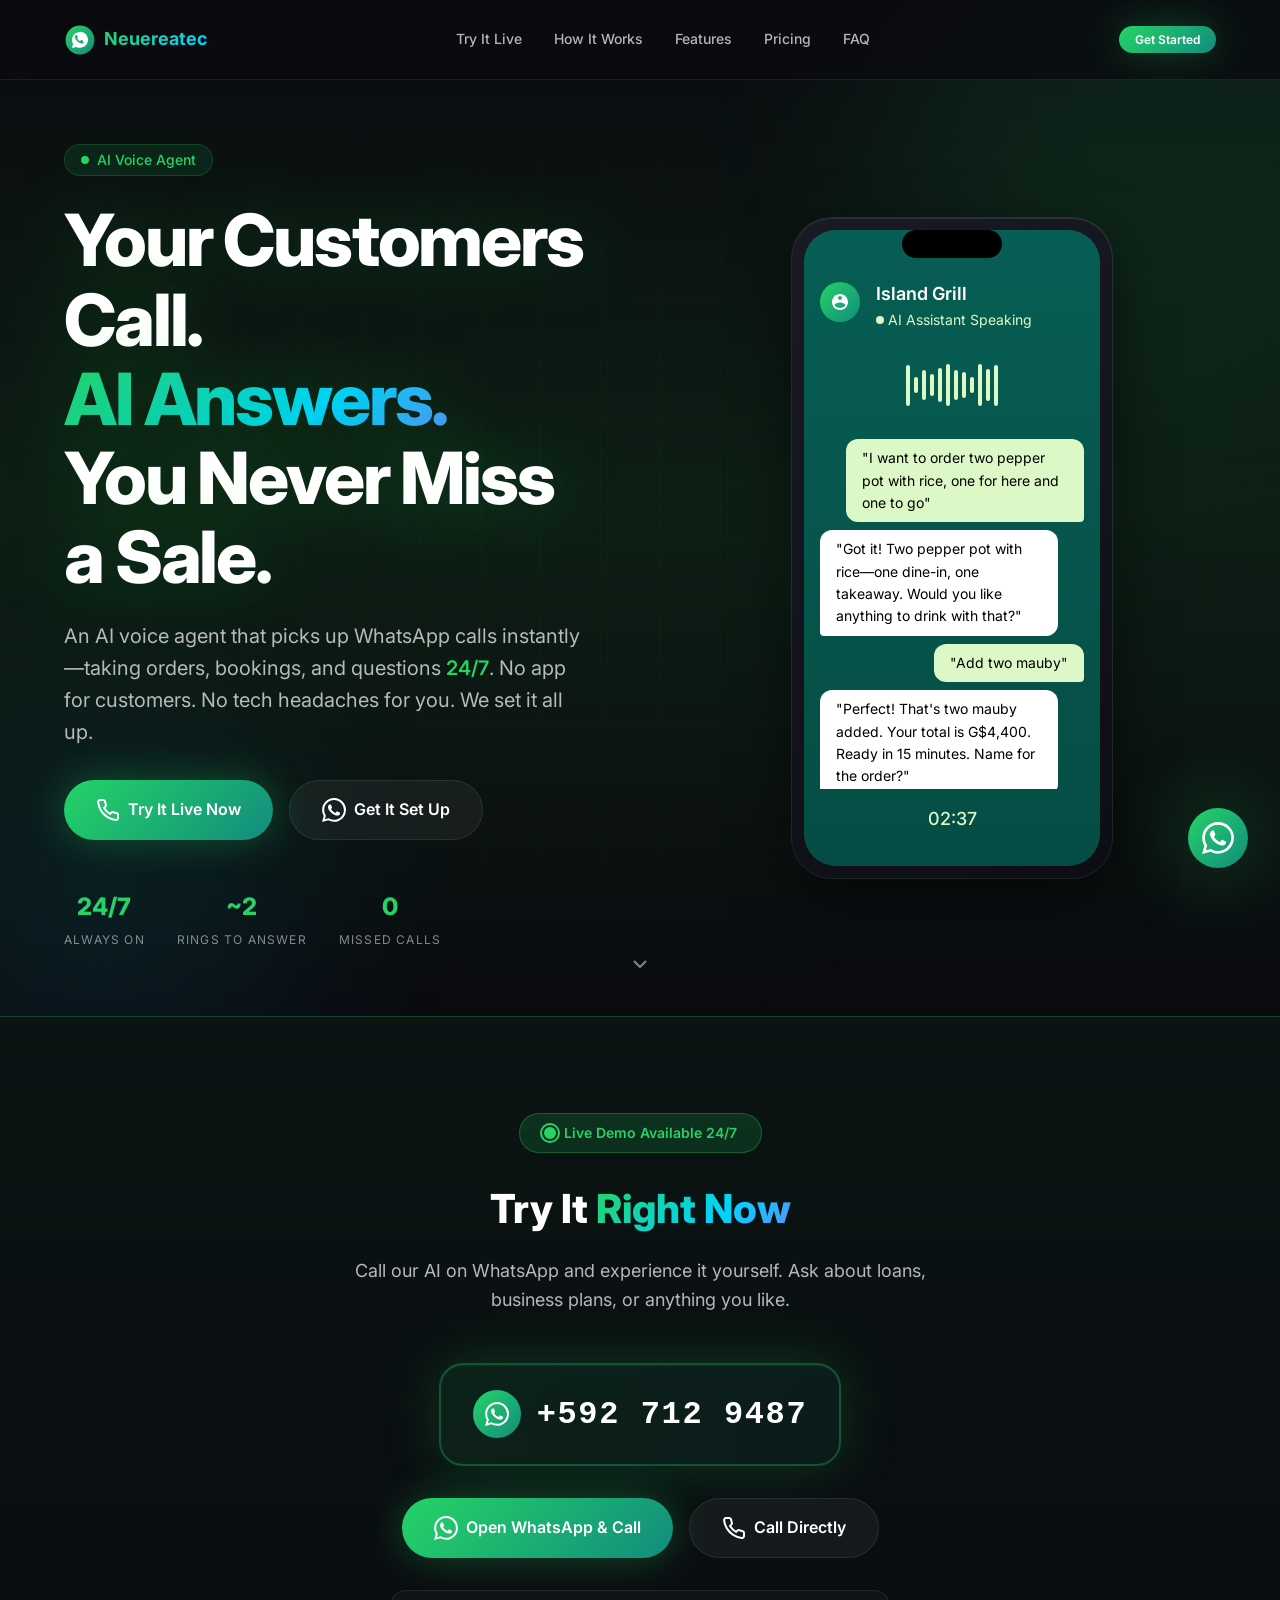
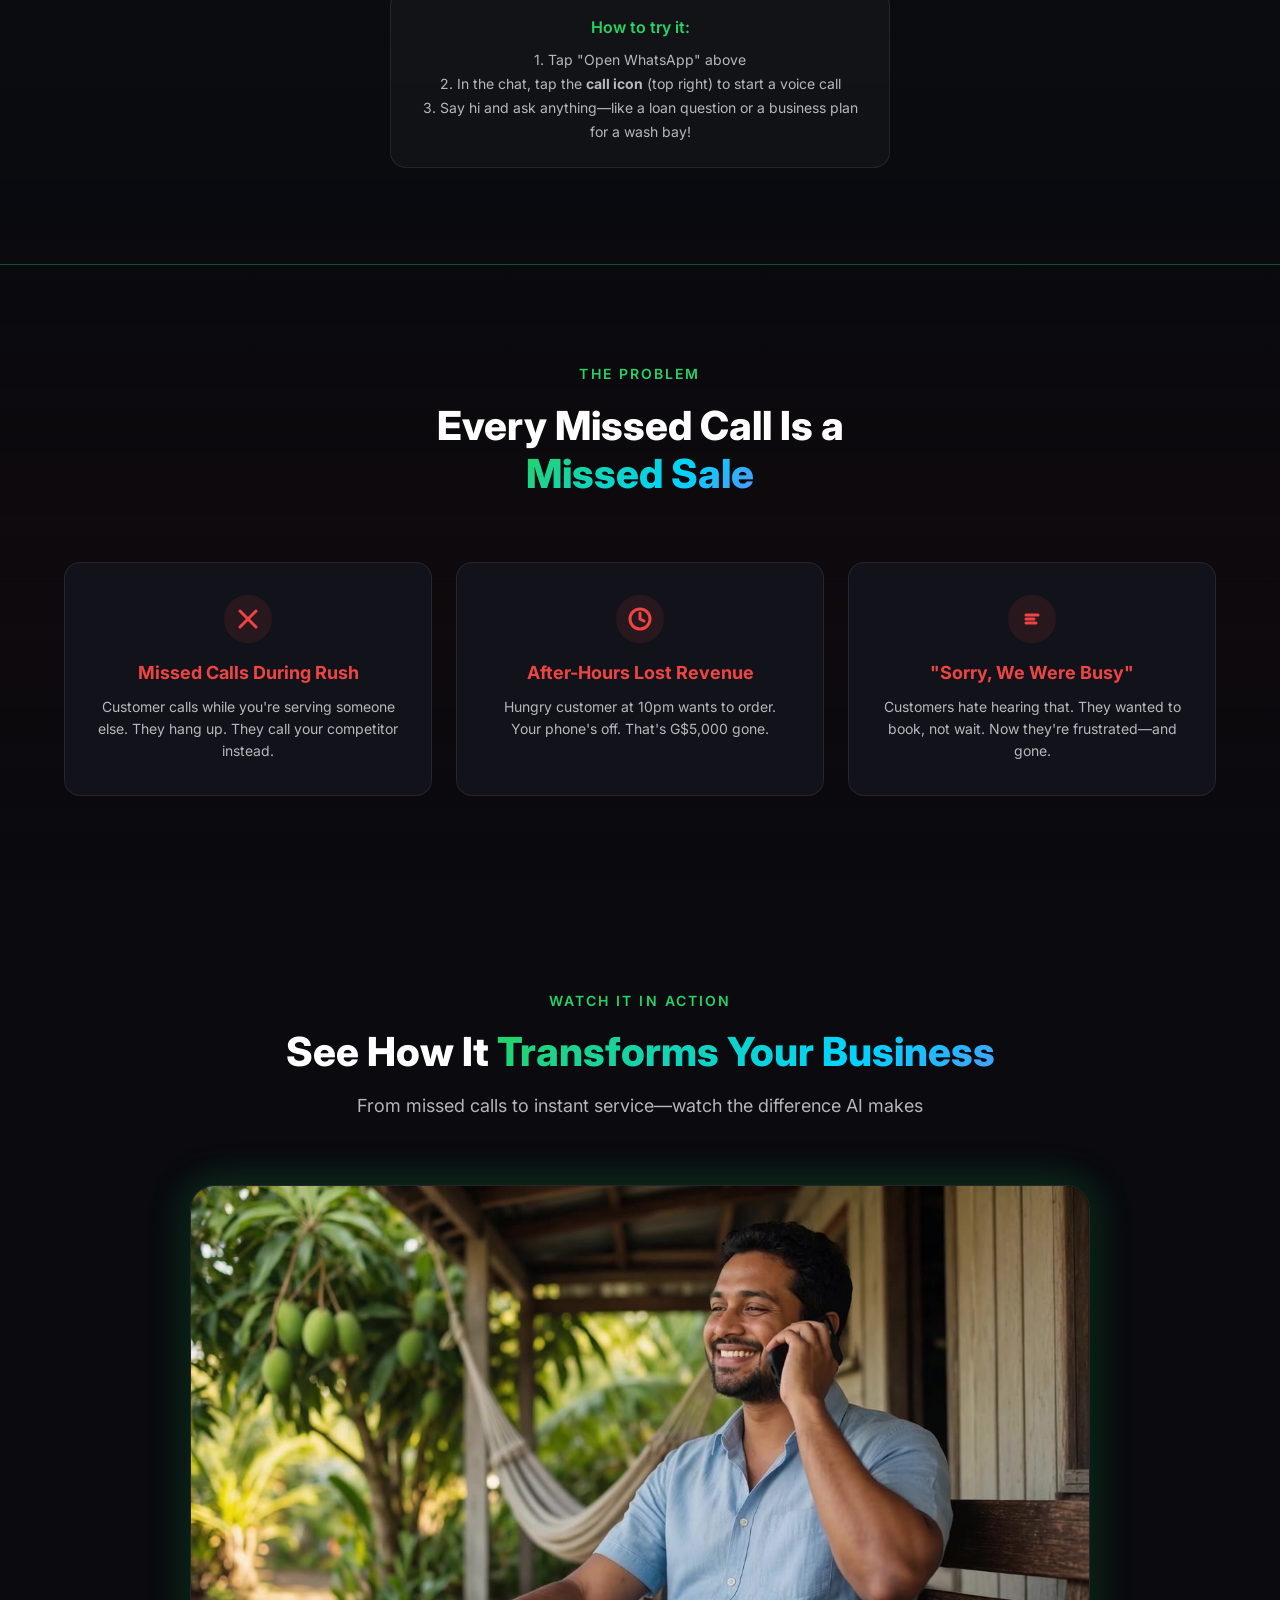
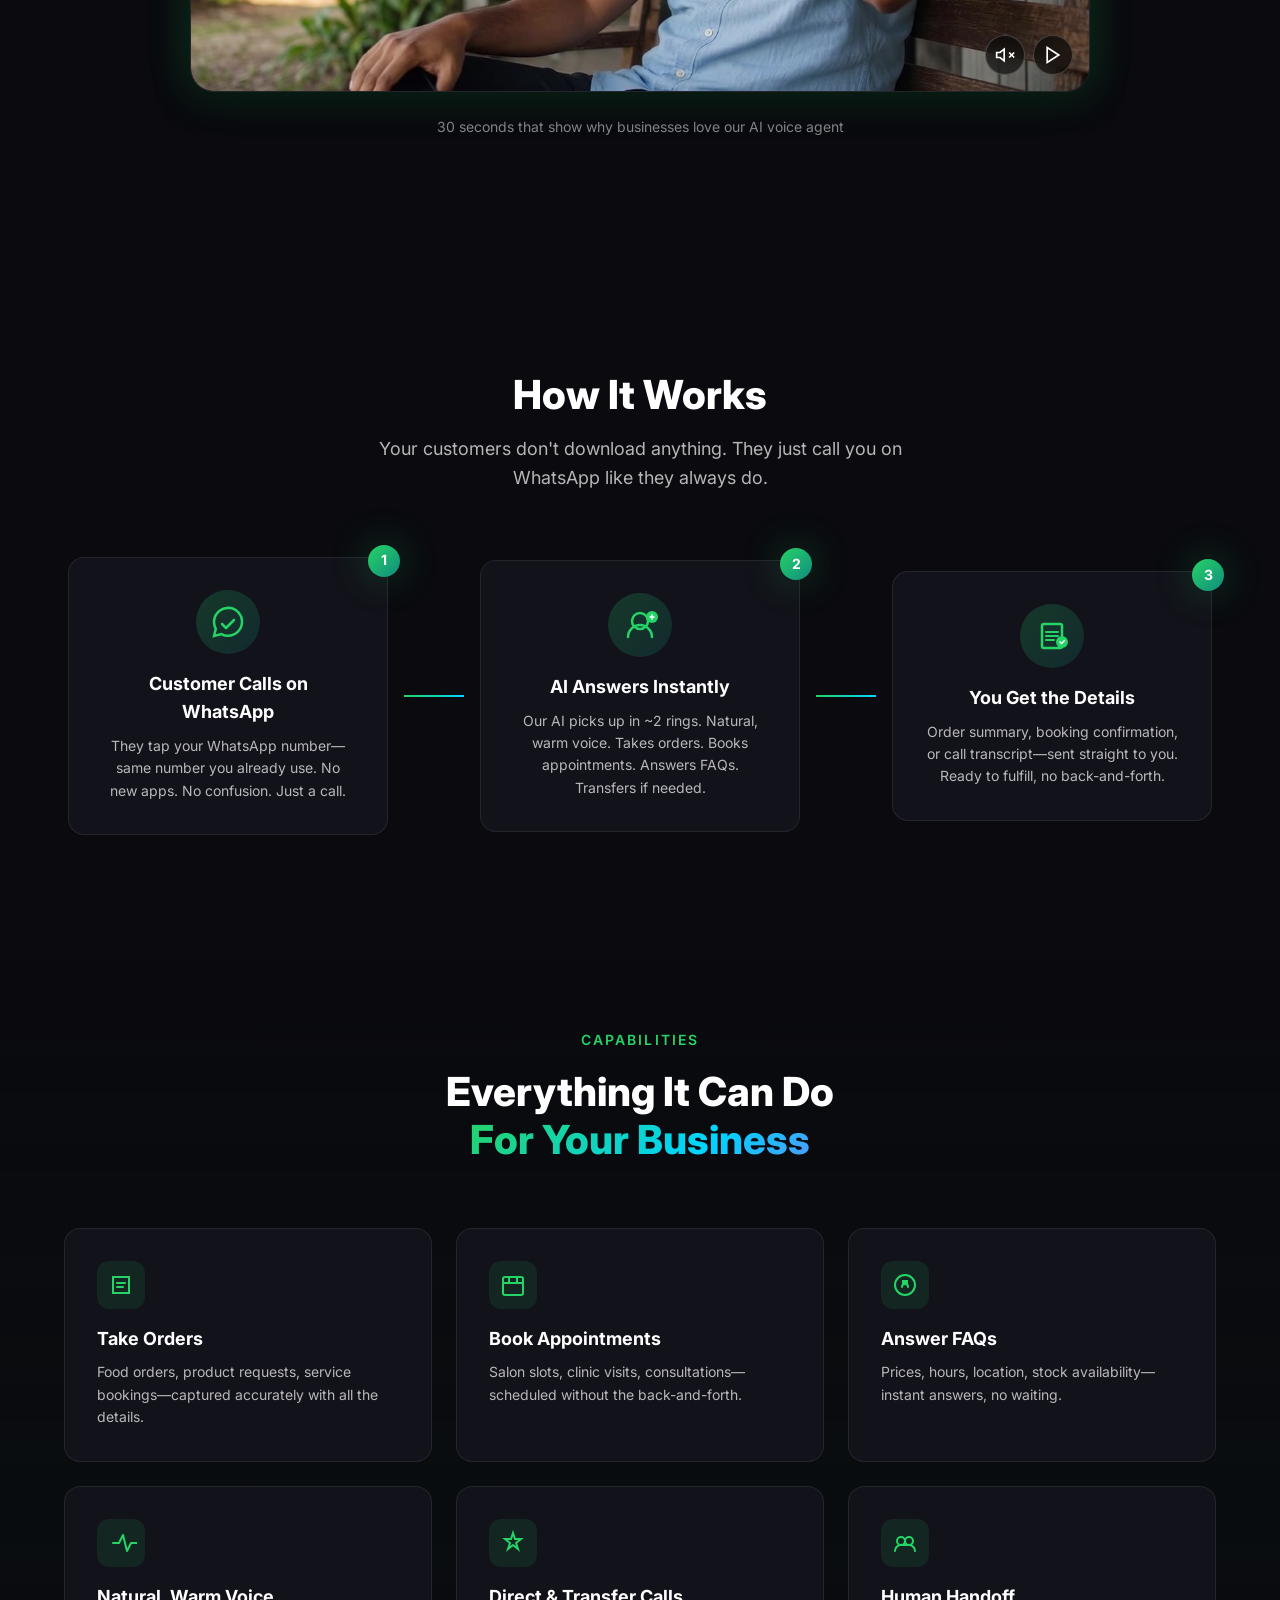
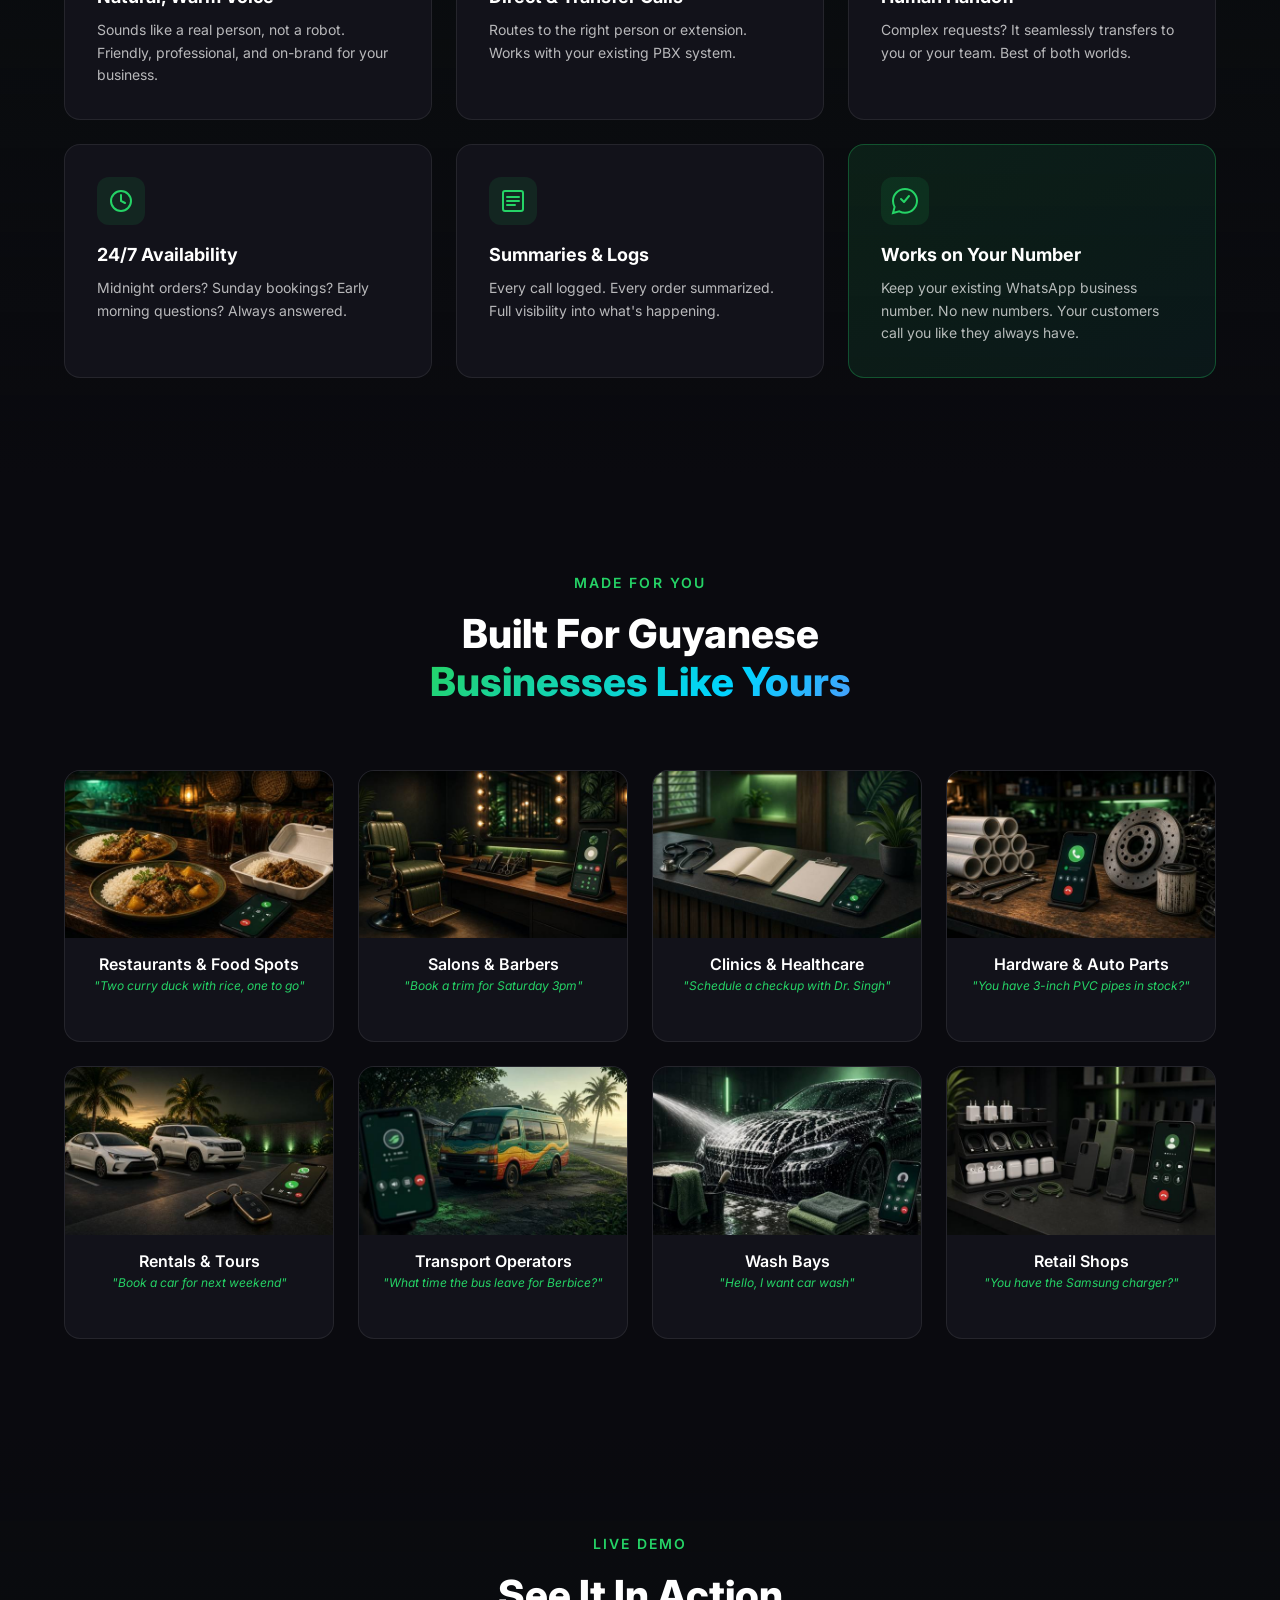
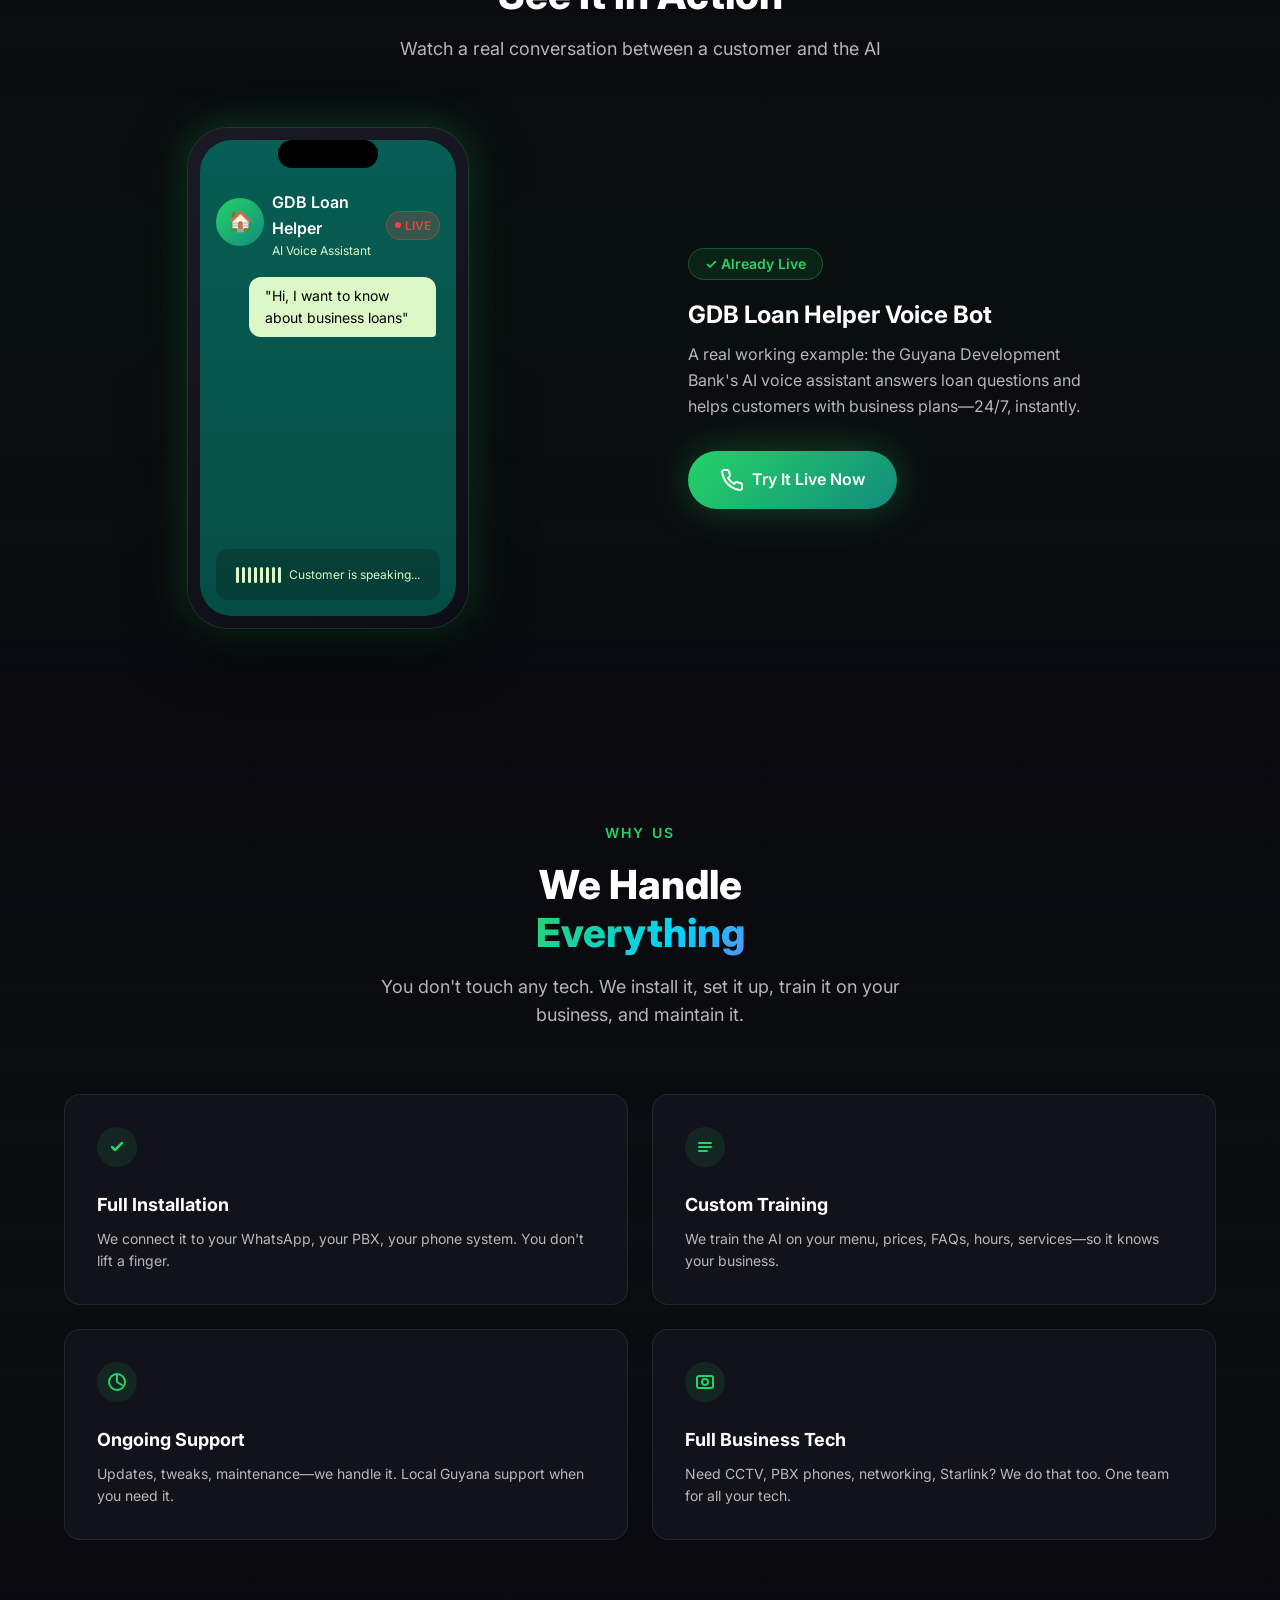
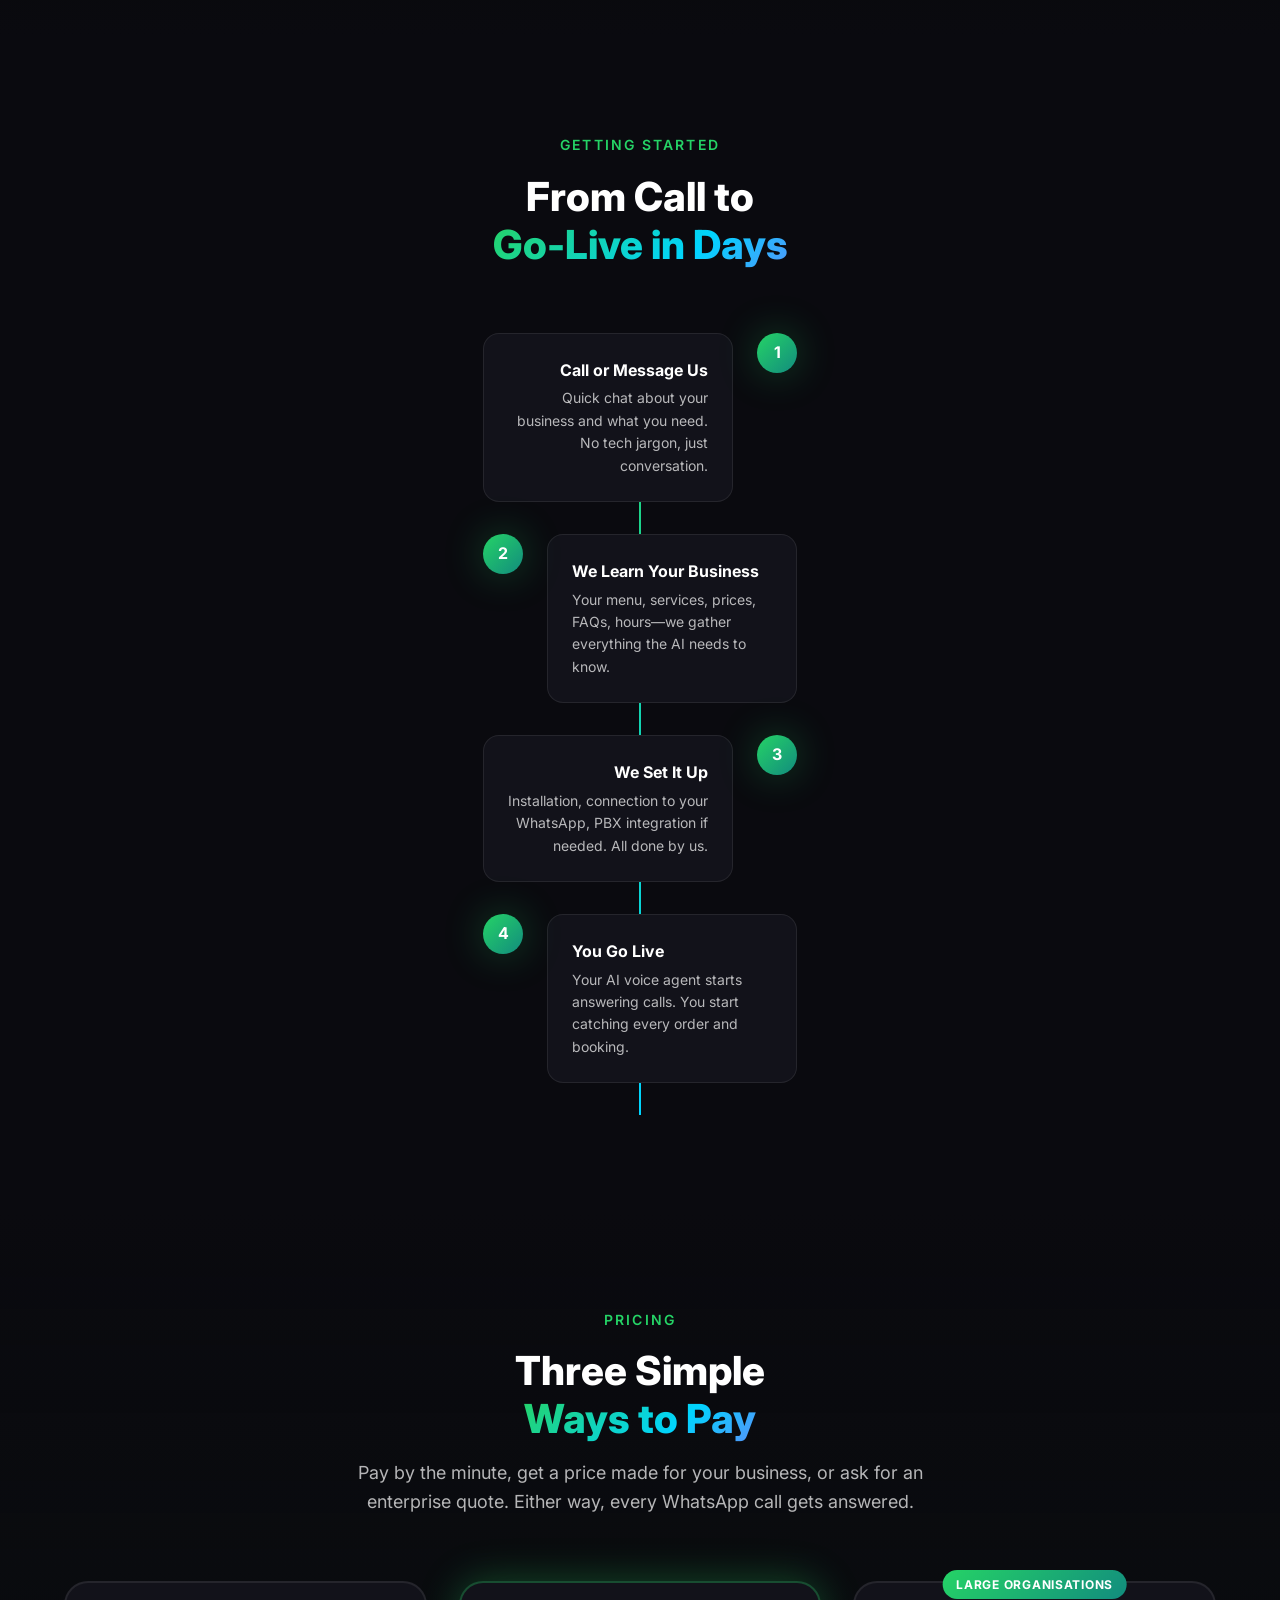
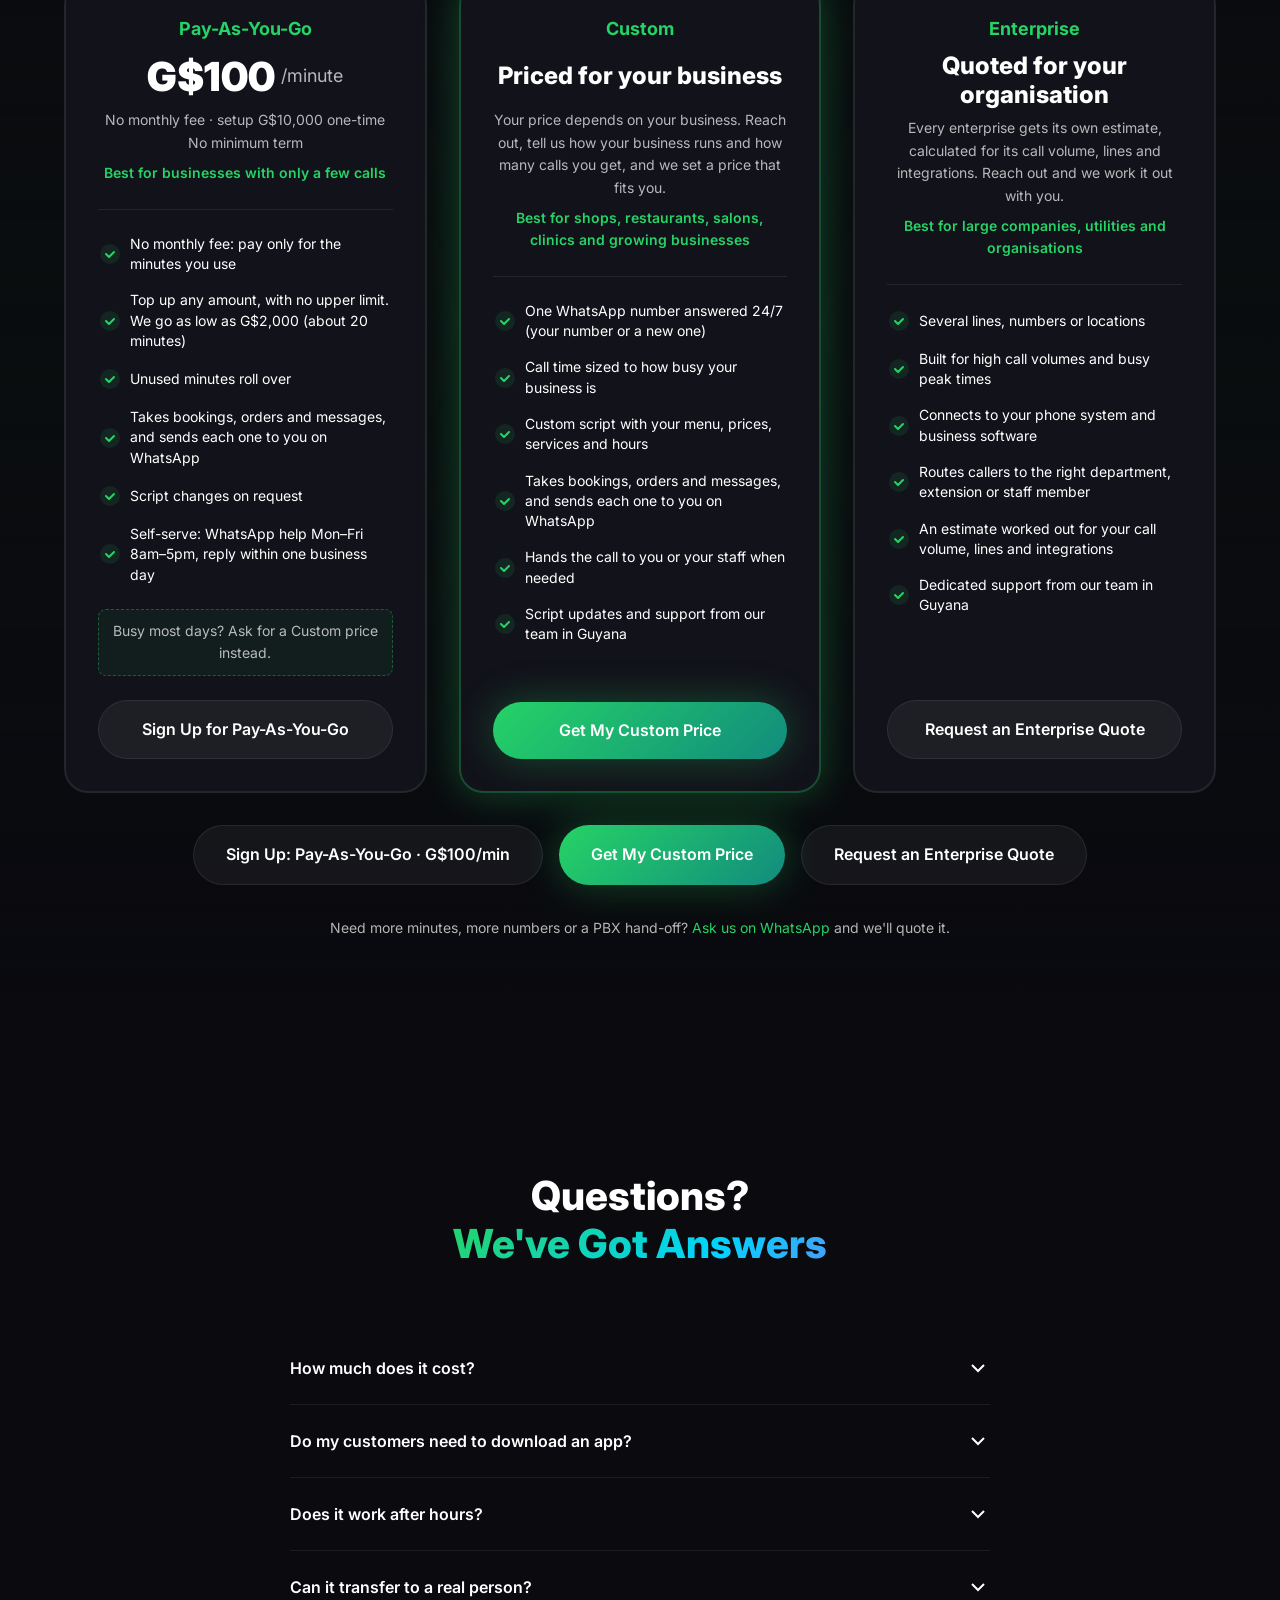
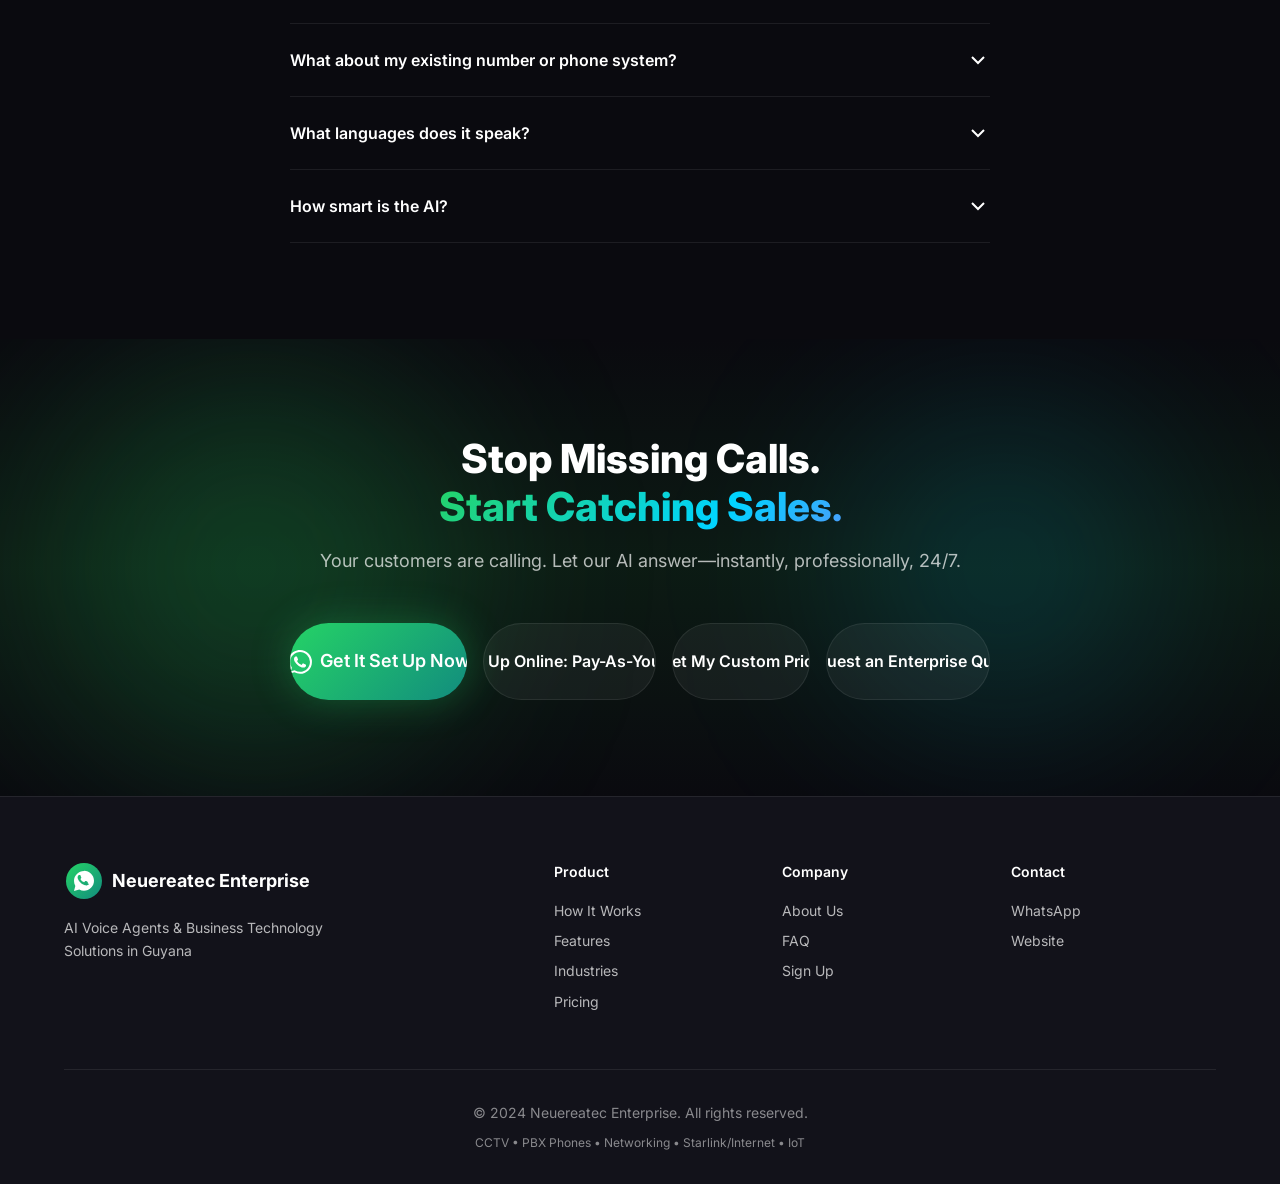
<file: index.html>
<!DOCTYPE html>
<html lang="en">
<head>
    <meta charset="UTF-8">
    <meta name="viewport" content="width=device-width, initial-scale=1.0">
    <title>WhatsApp AI Voice Agent | Neuereatec Enterprise</title>
    <meta name="description" content="Never miss a call again. Your customers call on WhatsApp, our AI answers instantly—taking orders, bookings, and questions 24/7. Installed by Neuereatec Enterprise, Guyana.">
    <meta name="keywords" content="WhatsApp AI, voice agent, Guyana, business automation, AI assistant, order taking, booking system, Neuereatec">
    <meta name="author" content="Neuereatec Enterprise">
    
    <!-- Open Graph -->
    <meta property="og:type" content="website">
    <meta property="og:url" content="https://neuereatec.org">
    <meta property="og:title" content="WhatsApp AI Voice Agent | Never Miss a Call Again">
    <meta property="og:description" content="Your customers call on WhatsApp, our AI answers instantly—taking orders, bookings, and questions 24/7. Installed by Neuereatec Enterprise.">
    <meta property="og:image" content="https://neuereatec.org/og-image.png">
    <meta property="og:locale" content="en_GY">
    
    <!-- Twitter Card -->
    <meta name="twitter:card" content="summary_large_image">
    <meta name="twitter:title" content="WhatsApp AI Voice Agent | Never Miss a Call Again">
    <meta name="twitter:description" content="Your customers call on WhatsApp, our AI answers instantly—taking orders, bookings, and questions 24/7.">
    
    <!-- Favicon -->
    <link rel="icon" href="data:image/svg+xml,<svg xmlns='http://www.w3.org/2000/svg' viewBox='0 0 100 100'><defs><linearGradient id='g' x1='0%25' y1='0%25' x2='100%25' y2='100%25'><stop offset='0%25' stop-color='%2325D366'/><stop offset='100%25' stop-color='%23128C7E'/></linearGradient></defs><circle cx='50' cy='50' r='45' fill='url(%23g)'/><path d='M50 25c-13.8 0-25 11.2-25 25 0 4.4 1.2 8.6 3.3 12.3L25 75l13.2-3.5c3.5 1.9 7.5 3 11.8 3 13.8 0 25-11.2 25-25s-11.2-25-25-25zm12.5 32.8c-.5 1.5-3 2.8-4.2 3-.1 0-.2 0-.3.1-1.1.1-2.5.2-8.5-1.8-7.5-2.5-12.3-10.1-12.7-10.6-.3-.5-2.8-3.8-2.8-7.2 0-3.4 1.8-5.1 2.4-5.8.6-.7 1.3-.8 1.8-.8h1.3c.4 0 1-.2 1.5 1.2.6 1.4 1.9 4.7 2.1 5 .2.3.3.7.1 1.1-.2.4-.3.7-.6 1-.3.4-.6.8-1 1.2-.3.3-.6.7-.3 1.3.4.6 1.6 2.7 3.5 4.3 2.4 2.1 4.4 2.8 5 3.1.6.3 1 .3 1.3-.2.4-.5 1.5-1.8 1.9-2.4.4-.6.8-.5 1.4-.3.5.2 3.4 1.6 4 1.9.6.3 1 .4 1.1.7.2.2.2 1.3-.3 2.8z' fill='white'/></svg>">
    
    <!-- Preload fonts -->
    <link rel="preconnect" href="https://fonts.googleapis.com">
    <link rel="preconnect" href="https://fonts.gstatic.com" crossorigin>
    <link href="https://fonts.googleapis.com/css2?family=Inter:wght@400;500;600;700;800;900&display=swap" rel="stylesheet">
    
    <link rel="stylesheet" href="styles.css?v=20261006e">
</head>
<body>
    <!-- Navigation -->
    <nav class="nav" id="nav">
        <div class="nav-container">
            <a href="#" class="nav-logo">
                <span class="logo-icon">
                    <svg width="32" height="32" viewBox="0 0 100 100" fill="none">
                        <defs>
                            <linearGradient id="logoGrad" x1="0%" y1="0%" x2="100%" y2="100%">
                                <stop offset="0%" stop-color="#25D366"/>
                                <stop offset="100%" stop-color="#128C7E"/>
                            </linearGradient>
                        </defs>
                        <circle cx="50" cy="50" r="45" fill="url(#logoGrad)"/>
                        <path d="M50 25c-13.8 0-25 11.2-25 25 0 4.4 1.2 8.6 3.3 12.3L25 75l13.2-3.5c3.5 1.9 7.5 3 11.8 3 13.8 0 25-11.2 25-25s-11.2-25-25-25zm12.5 32.8c-.5 1.5-3 2.8-4.2 3-.1 0-.2 0-.3.1-1.1.1-2.5.2-8.5-1.8-7.5-2.5-12.3-10.1-12.7-10.6-.3-.5-2.8-3.8-2.8-7.2 0-3.4 1.8-5.1 2.4-5.8.6-.7 1.3-.8 1.8-.8h1.3c.4 0 1-.2 1.5 1.2.6 1.4 1.9 4.7 2.1 5 .2.3.3.7.1 1.1-.2.4-.3.7-.6 1-.3.4-.6.8-1 1.2-.3.3-.6.7-.3 1.3.4.6 1.6 2.7 3.5 4.3 2.4 2.1 4.4 2.8 5 3.1.6.3 1 .3 1.3-.2.4-.5 1.5-1.8 1.9-2.4.4-.6.8-.5 1.4-.3.5.2 3.4 1.6 4 1.9.6.3 1 .4 1.1.7.2.2.2 1.3-.3 2.8z" fill="white"/>
                    </svg>
                </span>
                <span class="logo-text">Neuereatec</span>
            </a>
            <div class="nav-links">
                <a href="#try-live">Try It Live</a>
                <a href="#how-it-works">How It Works</a>
                <a href="#features">Features</a>
                <a href="#pricing">Pricing</a>
                <a href="#faq">FAQ</a>
            </div>
            <a href="https://neuereatec.org/signup/?package=custom" class="nav-cta btn btn-primary btn-sm">
                Get Started
            </a>
            <button class="nav-toggle" id="navToggle" aria-label="Toggle navigation">
                <span></span>
                <span></span>
                <span></span>
            </button>
        </div>
        <div class="nav-mobile" id="navMobile">
            <a href="#try-live">Try It Live</a>
            <a href="#how-it-works">How It Works</a>
            <a href="#features">Features</a>
            <a href="#pricing">Pricing</a>
            <a href="#faq">FAQ</a>
            <a href="#pricing">Plans &amp; pricing</a>
            <a href="https://neuereatec.org/signup/?package=custom" class="btn btn-primary">
                Get Started
            </a>
        </div>
    </nav>

    <!-- Hero Section -->
    <section class="hero" id="hero">
        <div class="hero-bg">
            <div class="hero-gradient"></div>
            <div class="hero-glow hero-glow-1"></div>
            <div class="hero-glow hero-glow-2"></div>
            <div class="hero-grid"></div>
        </div>
        <div class="container hero-content">
            <div class="hero-text">
                <div class="hero-badge animate-fade-up">
                    <span class="badge-dot"></span>
                    AI Voice Agent
                </div>
                <h1 class="hero-title animate-fade-up delay-1">
                    Your Customers Call.<br>
                    <span class="gradient-text">AI Answers.</span><br>
                    You Never Miss a Sale.
                </h1>
                <p class="hero-subtitle animate-fade-up delay-2">
                    An AI voice agent that picks up WhatsApp calls instantly—taking orders, bookings, and questions <strong>24/7</strong>. No app for customers. No tech headaches for you. We set it all up.
                </p>
                <div class="hero-ctas animate-fade-up delay-3">
                    <a href="#try-live" class="btn btn-primary btn-lg">
                        <svg class="btn-icon" width="24" height="24" viewBox="0 0 24 24" fill="none" stroke="currentColor" stroke-width="2">
                            <path d="M22 16.92v3a2 2 0 0 1-2.18 2 19.79 19.79 0 0 1-8.63-3.07 19.5 19.5 0 0 1-6-6 19.79 19.79 0 0 1-3.07-8.67A2 2 0 0 1 4.11 2h3a2 2 0 0 1 2 1.72 12.84 12.84 0 0 0 .7 2.81 2 2 0 0 1-.45 2.11L8.09 9.91a16 16 0 0 0 6 6l1.27-1.27a2 2 0 0 1 2.11-.45 12.84 12.84 0 0 0 2.81.7A2 2 0 0 1 22 16.92z"></path>
                        </svg>
                        Try It Live Now
                    </a>
                    <a href="https://wa.me/5927129487?text=Hi%20Neuereatec%2C%20I%20want%20the%20WhatsApp%20AI%20Voice%20Agent%20for%20my%20business" class="btn btn-secondary btn-lg" target="_blank" rel="noopener">
                        <svg class="btn-icon" width="24" height="24" viewBox="0 0 24 24" fill="currentColor">
                            <path d="M17.472 14.382c-.297-.149-1.758-.867-2.03-.967-.273-.099-.471-.148-.67.15-.197.297-.767.966-.94 1.164-.173.199-.347.223-.644.075-.297-.15-1.255-.463-2.39-1.475-.883-.788-1.48-1.761-1.653-2.059-.173-.297-.018-.458.13-.606.134-.133.298-.347.446-.52.149-.174.198-.298.298-.497.099-.198.05-.371-.025-.52-.075-.149-.669-1.612-.916-2.207-.242-.579-.487-.5-.669-.51-.173-.008-.371-.01-.57-.01-.198 0-.52.074-.792.372-.272.297-1.04 1.016-1.04 2.479 0 1.462 1.065 2.875 1.213 3.074.149.198 2.096 3.2 5.077 4.487.709.306 1.262.489 1.694.625.712.227 1.36.195 1.871.118.571-.085 1.758-.719 2.006-1.413.248-.694.248-1.289.173-1.413-.074-.124-.272-.198-.57-.347m-5.421 7.403h-.004a9.87 9.87 0 01-5.031-1.378l-.361-.214-3.741.982.998-3.648-.235-.374a9.86 9.86 0 01-1.51-5.26c.001-5.45 4.436-9.884 9.888-9.884 2.64 0 5.122 1.03 6.988 2.898a9.825 9.825 0 012.893 6.994c-.003 5.45-4.437 9.884-9.885 9.884m8.413-18.297A11.815 11.815 0 0012.05 0C5.495 0 .16 5.335.157 11.892c0 2.096.547 4.142 1.588 5.945L.057 24l6.305-1.654a11.882 11.882 0 005.683 1.448h.005c6.554 0 11.89-5.335 11.893-11.893a11.821 11.821 0 00-3.48-8.413z"/>
                        </svg>
                        Get It Set Up
                    </a>
                </div>
                <div class="hero-stats animate-fade-up delay-4">
                    <div class="hero-stat">
                        <span class="stat-value">24/7</span>
                        <span class="stat-label">Always On</span>
                    </div>
                    <div class="hero-stat">
                        <span class="stat-value">~2</span>
                        <span class="stat-label">Rings to Answer</span>
                    </div>
                    <div class="hero-stat">
                        <span class="stat-value">0</span>
                        <span class="stat-label">Missed Calls</span>
                    </div>
                </div>
            </div>
            <div class="hero-visual animate-fade-up delay-2">
                <div class="phone-mockup">
                    <div class="phone-frame">
                        <div class="phone-notch"></div>
                        <div class="phone-screen">
                            <div class="whatsapp-call">
                                <div class="call-header">
                                    <div class="call-avatar">
                                        <svg width="40" height="40" viewBox="0 0 40 40" fill="none">
                                            <circle cx="20" cy="20" r="20" fill="url(#avatarGrad)"/>
                                            <defs>
                                                <linearGradient id="avatarGrad" x1="0%" y1="0%" x2="100%" y2="100%">
                                                    <stop offset="0%" stop-color="#25D366"/>
                                                    <stop offset="100%" stop-color="#128C7E"/>
                                                </linearGradient>
                                            </defs>
                                            <path d="M20 12c-4.4 0-8 3.6-8 8s3.6 8 8 8 8-3.6 8-8-3.6-8-8-8zm0 2c1.1 0 2 .9 2 2s-.9 2-2 2-2-.9-2-2 .9-2 2-2zm0 12c-2.2 0-4.2-1.1-5.4-2.8.1-1.8 3.6-2.7 5.4-2.7s5.3.9 5.4 2.7c-1.2 1.7-3.2 2.8-5.4 2.8z" fill="white"/>
                                        </svg>
                                    </div>
                                    <div class="call-info">
                                        <span class="call-name">Island Grill</span>
                                        <span class="call-status">
                                            <span class="status-dot"></span>
                                            AI Assistant Speaking
                                        </span>
                                    </div>
                                </div>
                                <div class="call-waveform" id="waveform">
                                    <div class="wave-bar"></div>
                                    <div class="wave-bar"></div>
                                    <div class="wave-bar"></div>
                                    <div class="wave-bar"></div>
                                    <div class="wave-bar"></div>
                                    <div class="wave-bar"></div>
                                    <div class="wave-bar"></div>
                                    <div class="wave-bar"></div>
                                    <div class="wave-bar"></div>
                                    <div class="wave-bar"></div>
                                    <div class="wave-bar"></div>
                                    <div class="wave-bar"></div>
                                </div>
                                <div class="call-transcript" id="transcript">
                                    <div class="transcript-bubble customer">
                                        "I want to order two pepper pot with rice, one for here and one to go"
                                    </div>
                                    <div class="transcript-bubble ai">
                                        "Got it! Two pepper pot with rice—one dine-in, one takeaway. Would you like anything to drink with that?"
                                    </div>
                                    <div class="transcript-bubble customer">
                                        "Add two mauby"
                                    </div>
                                    <div class="transcript-bubble ai typing">
                                        <span class="typing-dot"></span>
                                        <span class="typing-dot"></span>
                                        <span class="typing-dot"></span>
                                    </div>
                                </div>
                                <div class="call-timer">02:34</div>
                            </div>
                        </div>
                    </div>
                    <div class="phone-glow"></div>
                </div>
            </div>
        </div>
        <div class="hero-scroll">
            <a href="#try-live" class="scroll-indicator" aria-label="Scroll to next section">
                <svg width="24" height="24" viewBox="0 0 24 24" fill="none" stroke="currentColor" stroke-width="2">
                    <polyline points="6 9 12 15 18 9"></polyline>
                </svg>
            </a>
        </div>
    </section>

    <!-- Try It Live Section -->
    <section class="section try-live-section" id="try-live">
        <div class="container">
            <div class="try-live-container animate-on-scroll">
                <div class="try-live-badge">
                    <span class="pulse-ring"></span>
                    Live Demo Available 24/7
                </div>
                <h2 class="try-live-title">
                    Try It <span class="gradient-text">Right Now</span>
                </h2>
                <p class="try-live-subtitle">
                    Call our AI on WhatsApp and experience it yourself. Ask about loans, business plans, or anything you like.
                </p>
                <div class="try-live-number">
                    <div class="number-display">
                        <div class="number-icon">
                            <svg width="24" height="24" viewBox="0 0 24 24" fill="currentColor">
                                <path d="M17.472 14.382c-.297-.149-1.758-.867-2.03-.967-.273-.099-.471-.148-.67.15-.197.297-.767.966-.94 1.164-.173.199-.347.223-.644.075-.297-.15-1.255-.463-2.39-1.475-.883-.788-1.48-1.761-1.653-2.059-.173-.297-.018-.458.13-.606.134-.133.298-.347.446-.52.149-.174.198-.298.298-.497.099-.198.05-.371-.025-.52-.075-.149-.669-1.612-.916-2.207-.242-.579-.487-.5-.669-.51-.173-.008-.371-.01-.57-.01-.198 0-.52.074-.792.372-.272.297-1.04 1.016-1.04 2.479 0 1.462 1.065 2.875 1.213 3.074.149.198 2.096 3.2 5.077 4.487.709.306 1.262.489 1.694.625.712.227 1.36.195 1.871.118.571-.085 1.758-.719 2.006-1.413.248-.694.248-1.289.173-1.413-.074-.124-.272-.198-.57-.347m-5.421 7.403h-.004a9.87 9.87 0 01-5.031-1.378l-.361-.214-3.741.982.998-3.648-.235-.374a9.86 9.86 0 01-1.51-5.26c.001-5.45 4.436-9.884 9.888-9.884 2.64 0 5.122 1.03 6.988 2.898a9.825 9.825 0 012.893 6.994c-.003 5.45-4.437 9.884-9.885 9.884m8.413-18.297A11.815 11.815 0 0012.05 0C5.495 0 .16 5.335.157 11.892c0 2.096.547 4.142 1.588 5.945L.057 24l6.305-1.654a11.882 11.882 0 005.683 1.448h.005c6.554 0 11.89-5.335 11.893-11.893a11.821 11.821 0 00-3.48-8.413z"/>
                            </svg>
                        </div>
                        <span class="number-text" id="demoNumber">+592 712 9487</span>
                    </div>
                </div>
                <div class="try-live-buttons">
                    <a href="https://wa.me/5927129487" class="btn btn-primary btn-lg" target="_blank" rel="noopener" id="whatsappCallLink">
                        <svg class="btn-icon" width="24" height="24" viewBox="0 0 24 24" fill="currentColor">
                            <path d="M17.472 14.382c-.297-.149-1.758-.867-2.03-.967-.273-.099-.471-.148-.67.15-.197.297-.767.966-.94 1.164-.173.199-.347.223-.644.075-.297-.15-1.255-.463-2.39-1.475-.883-.788-1.48-1.761-1.653-2.059-.173-.297-.018-.458.13-.606.134-.133.298-.347.446-.52.149-.174.198-.298.298-.497.099-.198.05-.371-.025-.52-.075-.149-.669-1.612-.916-2.207-.242-.579-.487-.5-.669-.51-.173-.008-.371-.01-.57-.01-.198 0-.52.074-.792.372-.272.297-1.04 1.016-1.04 2.479 0 1.462 1.065 2.875 1.213 3.074.149.198 2.096 3.2 5.077 4.487.709.306 1.262.489 1.694.625.712.227 1.36.195 1.871.118.571-.085 1.758-.719 2.006-1.413.248-.694.248-1.289.173-1.413-.074-.124-.272-.198-.57-.347m-5.421 7.403h-.004a9.87 9.87 0 01-5.031-1.378l-.361-.214-3.741.982.998-3.648-.235-.374a9.86 9.86 0 01-1.51-5.26c.001-5.45 4.436-9.884 9.888-9.884 2.64 0 5.122 1.03 6.988 2.898a9.825 9.825 0 012.893 6.994c-.003 5.45-4.437 9.884-9.885 9.884m8.413-18.297A11.815 11.815 0 0012.05 0C5.495 0 .16 5.335.157 11.892c0 2.096.547 4.142 1.588 5.945L.057 24l6.305-1.654a11.882 11.882 0 005.683 1.448h.005c6.554 0 11.89-5.335 11.893-11.893a11.821 11.821 0 00-3.48-8.413z"/>
                        </svg>
                        Open WhatsApp & Call
                    </a>
                    <a href="tel:+5927129487" class="btn btn-secondary btn-lg" id="telLink">
                        <svg class="btn-icon" width="24" height="24" viewBox="0 0 24 24" fill="none" stroke="currentColor" stroke-width="2">
                            <path d="M22 16.92v3a2 2 0 0 1-2.18 2 19.79 19.79 0 0 1-8.63-3.07 19.5 19.5 0 0 1-6-6 19.79 19.79 0 0 1-3.07-8.67A2 2 0 0 1 4.11 2h3a2 2 0 0 1 2 1.72 12.84 12.84 0 0 0 .7 2.81 2 2 0 0 1-.45 2.11L8.09 9.91a16 16 0 0 0 6 6l1.27-1.27a2 2 0 0 1 2.11-.45 12.84 12.84 0 0 0 2.81.7A2 2 0 0 1 22 16.92z"></path>
                        </svg>
                        Call Directly
                    </a>
                </div>
                <div class="try-live-instructions">
                    <h4 class="instructions-title">How to try it:</h4>
                    <p class="instructions-text">
                        1. Tap "Open WhatsApp" above<br>
                        2. In the chat, tap the <strong>call icon</strong> (top right) to start a voice call<br>
                        3. Say hi and ask anything—like a loan question or a business plan for a wash bay!
                    </p>
                </div>
            </div>
        </div>
    </section>

    <!-- Pain Section -->
    <section class="section pain-section" id="pain">
        <div class="container">
            <div class="section-header">
                <span class="section-label animate-on-scroll">The Problem</span>
                <h2 class="section-title animate-on-scroll">
                    Every Missed Call Is a<br><span class="gradient-text">Missed Sale</span>
                </h2>
            </div>
            <div class="pain-grid">
                <div class="pain-card animate-on-scroll">
                    <div class="pain-icon">
                        <svg width="48" height="48" viewBox="0 0 48 48" fill="none">
                            <circle cx="24" cy="24" r="24" fill="rgba(239, 68, 68, 0.1)"/>
                            <path d="M32 16L16 32M16 16l16 16" stroke="#EF4444" stroke-width="3" stroke-linecap="round"/>
                        </svg>
                    </div>
                    <h3 class="pain-title">Missed Calls During Rush</h3>
                    <p class="pain-text">Customer calls while you're serving someone else. They hang up. They call your competitor instead.</p>
                </div>
                <div class="pain-card animate-on-scroll">
                    <div class="pain-icon">
                        <svg width="48" height="48" viewBox="0 0 48 48" fill="none">
                            <circle cx="24" cy="24" r="24" fill="rgba(239, 68, 68, 0.1)"/>
                            <circle cx="24" cy="24" r="10" stroke="#EF4444" stroke-width="3" fill="none"/>
                            <path d="M24 18v6l4 2" stroke="#EF4444" stroke-width="3" stroke-linecap="round"/>
                        </svg>
                    </div>
                    <h3 class="pain-title">After-Hours Lost Revenue</h3>
                    <p class="pain-text">Hungry customer at 10pm wants to order. Your phone's off. That's G$5,000 gone.</p>
                </div>
                <div class="pain-card animate-on-scroll">
                    <div class="pain-icon">
                        <svg width="48" height="48" viewBox="0 0 48 48" fill="none">
                            <circle cx="24" cy="24" r="24" fill="rgba(239, 68, 68, 0.1)"/>
                            <path d="M18 20h12M18 24h8M18 28h10" stroke="#EF4444" stroke-width="3" stroke-linecap="round"/>
                        </svg>
                    </div>
                    <h3 class="pain-title">"Sorry, We Were Busy"</h3>
                    <p class="pain-text">Customers hate hearing that. They wanted to book, not wait. Now they're frustrated—and gone.</p>
                </div>
            </div>
        </div>
    </section>

    <!-- Video Section -->
    <section class="section video-section" id="video">
        <div class="container">
            <div class="section-header">
                <span class="section-label animate-on-scroll">Watch It In Action</span>
                <h2 class="section-title animate-on-scroll">
                    See How It <span class="gradient-text">Transforms Your Business</span>
                </h2>
                <p class="section-subtitle animate-on-scroll">
                    From missed calls to instant service—watch the difference AI makes
                </p>
            </div>
            <div class="video-container">
                <div class="video-wrapper">
                    <video 
                        class="promo-video" 
                        id="promoVideo"
                        poster="assets/promo-video-realistic-poster.jpg"
                        muted 
                        playsinline
                        loop
                        preload="metadata"
                    >
                        <source src="assets/promo-video-realistic.mp4" type="video/mp4">
                        Your browser does not support the video tag.
                    </video>
                    <div class="video-controls">
                        <button class="video-control-btn" id="videoSoundBtn" aria-label="Toggle sound">
                            <svg width="20" height="20" viewBox="0 0 24 24" fill="none" stroke="currentColor" stroke-width="2" id="soundOffIcon">
                                <polygon points="11 5 6 9 2 9 2 15 6 15 11 19 11 5"></polygon>
                                <line x1="23" y1="9" x2="17" y2="15"></line>
                                <line x1="17" y1="9" x2="23" y2="15"></line>
                            </svg>
                            <svg width="20" height="20" viewBox="0 0 24 24" fill="none" stroke="currentColor" stroke-width="2" id="soundOnIcon" style="display:none;">
                                <polygon points="11 5 6 9 2 9 2 15 6 15 11 19 11 5"></polygon>
                                <path d="M19.07 4.93a10 10 0 0 1 0 14.14M15.54 8.46a5 5 0 0 1 0 7.07"></path>
                            </svg>
                        </button>
                        <button class="video-control-btn" id="videoPlayBtn" aria-label="Play/Pause">
                            <svg width="20" height="20" viewBox="0 0 24 24" fill="none" stroke="currentColor" stroke-width="2" id="playIcon" style="display:none;">
                                <polygon points="5 3 19 12 5 21 5 3"></polygon>
                            </svg>
                            <svg width="20" height="20" viewBox="0 0 24 24" fill="none" stroke="currentColor" stroke-width="2" id="pauseIcon">
                                <rect x="6" y="4" width="4" height="16"></rect>
                                <rect x="14" y="4" width="4" height="16"></rect>
                            </svg>
                        </button>
                    </div>
                </div>
                <p class="video-caption">30 seconds that show why businesses love our AI voice agent</p>
            </div>
        </div>
    </section>

    <!-- How It Works Section -->
    <section class="section how-section" id="how-it-works">
        <div class="container">
            <div class="section-header">
                <span class="section-label animate-on-scroll">Simple as 1-2-3</span>
                <h2 class="section-title animate-on-scroll">
                    How It Works
                </h2>
                <p class="section-subtitle animate-on-scroll">
                    Your customers don't download anything. They just call you on WhatsApp like they always do.
                </p>
            </div>
            <div class="steps-container">
                <div class="step animate-on-scroll">
                    <div class="step-number">1</div>
                    <div class="step-content">
                        <div class="step-icon">
                            <svg width="64" height="64" viewBox="0 0 64 64" fill="none">
                                <circle cx="32" cy="32" r="32" fill="url(#step1Grad)"/>
                                <defs>
                                    <linearGradient id="step1Grad" x1="0%" y1="0%" x2="100%" y2="100%">
                                        <stop offset="0%" stop-color="#25D366" stop-opacity="0.2"/>
                                        <stop offset="100%" stop-color="#128C7E" stop-opacity="0.2"/>
                                    </linearGradient>
                                </defs>
                                <path d="M32 18c-7.7 0-14 6.3-14 14 0 2.5.7 4.8 1.8 6.8L18 46l7.4-1.9c2 1.1 4.3 1.7 6.6 1.7 7.7 0 14-6.3 14-14s-6.3-14-14-14z" stroke="#25D366" stroke-width="2.5" fill="none"/>
                                <path d="M38 30l-8 8-4-4" stroke="#25D366" stroke-width="2.5" stroke-linecap="round" stroke-linejoin="round"/>
                            </svg>
                        </div>
                        <h3 class="step-title">Customer Calls on WhatsApp</h3>
                        <p class="step-text">They tap your WhatsApp number—same number you already use. No new apps. No confusion. Just a call.</p>
                    </div>
                </div>
                <div class="step-connector animate-on-scroll"></div>
                <div class="step animate-on-scroll">
                    <div class="step-number">2</div>
                    <div class="step-content">
                        <div class="step-icon">
                            <svg width="64" height="64" viewBox="0 0 64 64" fill="none">
                                <circle cx="32" cy="32" r="32" fill="url(#step2Grad)"/>
                                <defs>
                                    <linearGradient id="step2Grad" x1="0%" y1="0%" x2="100%" y2="100%">
                                        <stop offset="0%" stop-color="#25D366" stop-opacity="0.2"/>
                                        <stop offset="100%" stop-color="#128C7E" stop-opacity="0.2"/>
                                    </linearGradient>
                                </defs>
                                <circle cx="32" cy="28" r="8" stroke="#25D366" stroke-width="2.5" fill="none"/>
                                <path d="M20 44c0-6.6 5.4-12 12-12s12 5.4 12 12" stroke="#25D366" stroke-width="2.5" stroke-linecap="round"/>
                                <circle cx="44" cy="24" r="6" fill="#25D366"/>
                                <path d="M42 24h4M44 22v4" stroke="white" stroke-width="1.5" stroke-linecap="round"/>
                            </svg>
                        </div>
                        <h3 class="step-title">AI Answers Instantly</h3>
                        <p class="step-text">Our AI picks up in ~2 rings. Natural, warm voice. Takes orders. Books appointments. Answers FAQs. Transfers if needed.</p>
                    </div>
                </div>
                <div class="step-connector animate-on-scroll"></div>
                <div class="step animate-on-scroll">
                    <div class="step-number">3</div>
                    <div class="step-content">
                        <div class="step-icon">
                            <svg width="64" height="64" viewBox="0 0 64 64" fill="none">
                                <circle cx="32" cy="32" r="32" fill="url(#step3Grad)"/>
                                <defs>
                                    <linearGradient id="step3Grad" x1="0%" y1="0%" x2="100%" y2="100%">
                                        <stop offset="0%" stop-color="#25D366" stop-opacity="0.2"/>
                                        <stop offset="100%" stop-color="#128C7E" stop-opacity="0.2"/>
                                    </linearGradient>
                                </defs>
                                <rect x="22" y="20" width="20" height="24" rx="2" stroke="#25D366" stroke-width="2.5" fill="none"/>
                                <path d="M26 28h12M26 32h12M26 36h8" stroke="#25D366" stroke-width="2" stroke-linecap="round"/>
                                <circle cx="42" cy="38" r="6" fill="#25D366"/>
                                <path d="M40 38l1.5 1.5 3-3" stroke="white" stroke-width="1.5" stroke-linecap="round" stroke-linejoin="round"/>
                            </svg>
                        </div>
                        <h3 class="step-title">You Get the Details</h3>
                        <p class="step-text">Order summary, booking confirmation, or call transcript—sent straight to you. Ready to fulfill, no back-and-forth.</p>
                    </div>
                </div>
            </div>
        </div>
    </section>

    <!-- Features Section -->
    <section class="section features-section" id="features">
        <div class="container">
            <div class="section-header">
                <span class="section-label animate-on-scroll">Capabilities</span>
                <h2 class="section-title animate-on-scroll">
                    Everything It Can Do<br><span class="gradient-text">For Your Business</span>
                </h2>
            </div>
            <div class="features-grid">
                <div class="feature-card animate-on-scroll">
                    <div class="feature-icon">
                        <svg width="32" height="32" viewBox="0 0 32 32" fill="none">
                            <path d="M8 8h16v16H8z" stroke="currentColor" stroke-width="2" fill="none"/>
                            <path d="M12 14h8M12 18h6" stroke="currentColor" stroke-width="2" stroke-linecap="round"/>
                        </svg>
                    </div>
                    <h3 class="feature-title">Take Orders</h3>
                    <p class="feature-text">Food orders, product requests, service bookings—captured accurately with all the details.</p>
                </div>
                <div class="feature-card animate-on-scroll">
                    <div class="feature-icon">
                        <svg width="32" height="32" viewBox="0 0 32 32" fill="none">
                            <rect x="6" y="8" width="20" height="18" rx="2" stroke="currentColor" stroke-width="2" fill="none"/>
                            <path d="M6 14h20M12 8v6M20 8v6" stroke="currentColor" stroke-width="2"/>
                        </svg>
                    </div>
                    <h3 class="feature-title">Book Appointments</h3>
                    <p class="feature-text">Salon slots, clinic visits, consultations—scheduled without the back-and-forth.</p>
                </div>
                <div class="feature-card animate-on-scroll">
                    <div class="feature-icon">
                        <svg width="32" height="32" viewBox="0 0 32 32" fill="none">
                            <circle cx="16" cy="16" r="10" stroke="currentColor" stroke-width="2" fill="none"/>
                            <path d="M14 12h4v2h-4zM13 18c0-1.7 1.3-3 3-3s3 1.3 3 3" stroke="currentColor" stroke-width="2" stroke-linecap="round"/>
                        </svg>
                    </div>
                    <h3 class="feature-title">Answer FAQs</h3>
                    <p class="feature-text">Prices, hours, location, stock availability—instant answers, no waiting.</p>
                </div>
                <div class="feature-card animate-on-scroll">
                    <div class="feature-icon">
                        <svg width="32" height="32" viewBox="0 0 32 32" fill="none">
                            <path d="M8 16h6l4-8 4 16 4-8h6" stroke="currentColor" stroke-width="2" stroke-linecap="round" stroke-linejoin="round"/>
                        </svg>
                    </div>
                    <h3 class="feature-title">Natural, Warm Voice</h3>
                    <p class="feature-text">Sounds like a real person, not a robot. Friendly, professional, and on-brand for your business.</p>
                </div>
                <div class="feature-card animate-on-scroll">
                    <div class="feature-icon">
                        <svg width="32" height="32" viewBox="0 0 32 32" fill="none">
                            <path d="M16 6l2 6h6l-5 4 2 6-5-4-5 4 2-6-5-4h6z" stroke="currentColor" stroke-width="2" fill="none"/>
                        </svg>
                    </div>
                    <h3 class="feature-title">Direct & Transfer Calls</h3>
                    <p class="feature-text">Routes to the right person or extension. Works with your existing PBX system.</p>
                </div>
                <div class="feature-card animate-on-scroll">
                    <div class="feature-icon">
                        <svg width="32" height="32" viewBox="0 0 32 32" fill="none">
                            <circle cx="12" cy="14" r="4" stroke="currentColor" stroke-width="2" fill="none"/>
                            <circle cx="20" cy="14" r="4" stroke="currentColor" stroke-width="2" fill="none"/>
                            <path d="M6 24c0-3.3 2.7-6 6-6h8c3.3 0 6 2.7 6 6" stroke="currentColor" stroke-width="2" stroke-linecap="round"/>
                        </svg>
                    </div>
                    <h3 class="feature-title">Human Handoff</h3>
                    <p class="feature-text">Complex requests? It seamlessly transfers to you or your team. Best of both worlds.</p>
                </div>
                <div class="feature-card animate-on-scroll">
                    <div class="feature-icon">
                        <svg width="32" height="32" viewBox="0 0 32 32" fill="none">
                            <circle cx="16" cy="16" r="10" stroke="currentColor" stroke-width="2" fill="none"/>
                            <path d="M16 10v6l4 2" stroke="currentColor" stroke-width="2" stroke-linecap="round"/>
                        </svg>
                    </div>
                    <h3 class="feature-title">24/7 Availability</h3>
                    <p class="feature-text">Midnight orders? Sunday bookings? Early morning questions? Always answered.</p>
                </div>
                <div class="feature-card animate-on-scroll">
                    <div class="feature-icon">
                        <svg width="32" height="32" viewBox="0 0 32 32" fill="none">
                            <rect x="6" y="6" width="20" height="20" rx="2" stroke="currentColor" stroke-width="2" fill="none"/>
                            <path d="M10 12h12M10 16h12M10 20h8" stroke="currentColor" stroke-width="2" stroke-linecap="round"/>
                        </svg>
                    </div>
                    <h3 class="feature-title">Summaries & Logs</h3>
                    <p class="feature-text">Every call logged. Every order summarized. Full visibility into what's happening.</p>
                </div>
                <div class="feature-card feature-card-highlight animate-on-scroll">
                    <div class="feature-icon">
                        <svg width="32" height="32" viewBox="0 0 32 32" fill="none">
                            <path d="M16 4c-6.6 0-12 5.4-12 12 0 2.1.6 4.1 1.6 5.9L4 28l6.3-1.7c1.7.9 3.6 1.5 5.7 1.5 6.6 0 12-5.4 12-12S22.6 4 16 4z" stroke="currentColor" stroke-width="2" fill="none"/>
                            <path d="M12 14l3 3 5-6" stroke="currentColor" stroke-width="2" stroke-linecap="round" stroke-linejoin="round"/>
                        </svg>
                    </div>
                    <h3 class="feature-title">Works on Your Number</h3>
                    <p class="feature-text">Keep your existing WhatsApp business number. No new numbers. Your customers call you like they always have.</p>
                </div>
            </div>
        </div>
    </section>

    <!-- Industries Section -->
    <section class="section industries-section" id="industries">
        <div class="container">
            <div class="section-header">
                <span class="section-label animate-on-scroll">Made For You</span>
                <h2 class="section-title animate-on-scroll">
                    Built For Guyanese<br><span class="gradient-text">Businesses Like Yours</span>
                </h2>
            </div>
            <div class="industries-grid">
                <button class="industry-card animate-on-scroll" data-demo="restaurant" aria-label="Play restaurant demo">
                    <img class="industry-img" src="assets/industries/restaurant.jpg" alt="" loading="lazy" width="640" height="360">
                    <h3 class="industry-title">Restaurants & Food Spots</h3>
                    <p class="industry-example">"Two curry duck with rice, one to go"</p>
                    <span class="industry-play-hint">
                        <svg width="16" height="16" viewBox="0 0 24 24" fill="currentColor"><polygon points="5 3 19 12 5 21 5 3"></polygon></svg>
                        Tap to hear demo
                    </span>
                </button>
                <button class="industry-card animate-on-scroll" data-demo="salon" aria-label="Play salon demo">
                    <img class="industry-img" src="assets/industries/salon.jpg" alt="" loading="lazy" width="640" height="360">
                    <h3 class="industry-title">Salons & Barbers</h3>
                    <p class="industry-example">"Book a trim for Saturday 3pm"</p>
                    <span class="industry-play-hint">
                        <svg width="16" height="16" viewBox="0 0 24 24" fill="currentColor"><polygon points="5 3 19 12 5 21 5 3"></polygon></svg>
                        Tap to hear demo
                    </span>
                </button>
                <button class="industry-card animate-on-scroll" data-demo="clinic" aria-label="Play clinic demo">
                    <img class="industry-img" src="assets/industries/clinic.jpg" alt="" loading="lazy" width="640" height="360">
                    <h3 class="industry-title">Clinics & Healthcare</h3>
                    <p class="industry-example">"Schedule a checkup with Dr. Singh"</p>
                    <span class="industry-play-hint">
                        <svg width="16" height="16" viewBox="0 0 24 24" fill="currentColor"><polygon points="5 3 19 12 5 21 5 3"></polygon></svg>
                        Tap to hear demo
                    </span>
                </button>
                <button class="industry-card animate-on-scroll" data-demo="hardware" aria-label="Play hardware store demo">
                    <img class="industry-img" src="assets/industries/hardware.jpg" alt="" loading="lazy" width="640" height="360">
                    <h3 class="industry-title">Hardware & Auto Parts</h3>
                    <p class="industry-example">"You have 3-inch PVC pipes in stock?"</p>
                    <span class="industry-play-hint">
                        <svg width="16" height="16" viewBox="0 0 24 24" fill="currentColor"><polygon points="5 3 19 12 5 21 5 3"></polygon></svg>
                        Tap to hear demo
                    </span>
                </button>
                <button class="industry-card animate-on-scroll" data-demo="rental" aria-label="Play car rental demo">
                    <img class="industry-img" src="assets/industries/rental.jpg" alt="" loading="lazy" width="640" height="360">
                    <h3 class="industry-title">Rentals & Tours</h3>
                    <p class="industry-example">"Book a car for next weekend"</p>
                    <span class="industry-play-hint">
                        <svg width="16" height="16" viewBox="0 0 24 24" fill="currentColor"><polygon points="5 3 19 12 5 21 5 3"></polygon></svg>
                        Tap to hear demo
                    </span>
                </button>
                <button class="industry-card animate-on-scroll" data-demo="transport" aria-label="Play transport demo">
                    <img class="industry-img" src="assets/industries/transport.jpg" alt="" loading="lazy" width="640" height="360">
                    <h3 class="industry-title">Transport Operators</h3>
                    <p class="industry-example">"What time the bus leave for Berbice?"</p>
                    <span class="industry-play-hint">
                        <svg width="16" height="16" viewBox="0 0 24 24" fill="currentColor"><polygon points="5 3 19 12 5 21 5 3"></polygon></svg>
                        Tap to hear demo
                    </span>
                </button>
                <button class="industry-card animate-on-scroll" data-demo="washbay" aria-label="Play wash bay demo">
                    <img class="industry-img" src="assets/industries/washbay.jpg" alt="" loading="lazy" width="640" height="360">
                    <h3 class="industry-title">Wash Bays</h3>
                    <p class="industry-example">"Hello, I want car wash"</p>
                    <span class="industry-play-hint">
                        <svg width="16" height="16" viewBox="0 0 24 24" fill="currentColor"><polygon points="5 3 19 12 5 21 5 3"></polygon></svg>
                        Tap to hear demo
                    </span>
                </button>
                <button class="industry-card animate-on-scroll" data-demo="retail" aria-label="Play retail shop demo">
                    <img class="industry-img" src="assets/industries/retail.jpg" alt="" loading="lazy" width="640" height="360">
                    <h3 class="industry-title">Retail Shops</h3>
                    <p class="industry-example">"You have the Samsung charger?"</p>
                    <span class="industry-play-hint">
                        <svg width="16" height="16" viewBox="0 0 24 24" fill="currentColor"><polygon points="5 3 19 12 5 21 5 3"></polygon></svg>
                        Tap to hear demo
                    </span>
                </button>
            </div>
        </div>
    </section>

    <!-- Demo Section -->
    <section class="section demo-section" id="demo">
        <div class="container">
            <div class="section-header">
                <span class="section-label animate-on-scroll">Live Demo</span>
                <h2 class="section-title animate-on-scroll">
                    See It In Action
                </h2>
                <p class="section-subtitle animate-on-scroll">
                    Watch a real conversation between a customer and the AI
                </p>
            </div>
            <div class="demo-container animate-on-scroll">
                <div class="demo-phone">
                    <div class="demo-phone-frame">
                        <div class="demo-phone-notch"></div>
                        <div class="demo-phone-screen">
                            <div class="demo-header">
                                <div class="demo-business-avatar">
                                    <svg width="48" height="48" viewBox="0 0 48 48" fill="none">
                                        <circle cx="24" cy="24" r="24" fill="url(#demoAvatarGrad)"/>
                                        <defs>
                                            <linearGradient id="demoAvatarGrad" x1="0%" y1="0%" x2="100%" y2="100%">
                                                <stop offset="0%" stop-color="#25D366"/>
                                                <stop offset="100%" stop-color="#128C7E"/>
                                            </linearGradient>
                                        </defs>
                                        <text x="24" y="30" text-anchor="middle" fill="white" font-size="20">🏠</text>
                                    </svg>
                                </div>
                                <div class="demo-business-info">
                                    <span class="demo-business-name">GDB Loan Helper</span>
                                    <span class="demo-business-status">AI Voice Assistant</span>
                                </div>
                                <div class="demo-live-badge">
                                    <span class="live-dot"></span>
                                    LIVE
                                </div>
                            </div>
                            <div class="demo-conversation" id="demoConversation">
                            </div>
                            <div class="demo-waveform-container">
                                <div class="demo-waveform" id="demoWaveform">
                                    <div class="demo-wave-bar"></div>
                                    <div class="demo-wave-bar"></div>
                                    <div class="demo-wave-bar"></div>
                                    <div class="demo-wave-bar"></div>
                                    <div class="demo-wave-bar"></div>
                                    <div class="demo-wave-bar"></div>
                                    <div class="demo-wave-bar"></div>
                                    <div class="demo-wave-bar"></div>
                                </div>
                                <span class="demo-speaking" id="demoSpeaking">AI is listening...</span>
                            </div>
                        </div>
                    </div>
                </div>
                <div class="demo-info">
                    <div class="demo-proof">
                        <span class="proof-badge">✓ Already Live</span>
                        <h3 class="proof-title">GDB Loan Helper Voice Bot</h3>
                        <p class="proof-text">A real working example: the Guyana Development Bank's AI voice assistant answers loan questions and helps customers with business plans—24/7, instantly.</p>
                    </div>
                    <a href="#try-live" class="btn btn-primary btn-lg">
                        <svg class="btn-icon" width="24" height="24" viewBox="0 0 24 24" fill="none" stroke="currentColor" stroke-width="2">
                            <path d="M22 16.92v3a2 2 0 0 1-2.18 2 19.79 19.79 0 0 1-8.63-3.07 19.5 19.5 0 0 1-6-6 19.79 19.79 0 0 1-3.07-8.67A2 2 0 0 1 4.11 2h3a2 2 0 0 1 2 1.72 12.84 12.84 0 0 0 .7 2.81 2 2 0 0 1-.45 2.11L8.09 9.91a16 16 0 0 0 6 6l1.27-1.27a2 2 0 0 1 2.11-.45 12.84 12.84 0 0 0 2.81.7A2 2 0 0 1 22 16.92z"></path>
                        </svg>
                        Try It Live Now
                    </a>
                </div>
            </div>
        </div>
    </section>

    <!-- Why Neuereatec Section -->
    <section class="section why-section" id="why">
        <div class="container">
            <div class="section-header">
                <span class="section-label animate-on-scroll">Why Us</span>
                <h2 class="section-title animate-on-scroll">
                    We Handle<br><span class="gradient-text">Everything</span>
                </h2>
                <p class="section-subtitle animate-on-scroll">
                    You don't touch any tech. We install it, set it up, train it on your business, and maintain it.
                </p>
            </div>
            <div class="why-grid">
                <div class="why-card animate-on-scroll">
                    <div class="why-icon">
                        <svg width="40" height="40" viewBox="0 0 40 40" fill="none">
                            <circle cx="20" cy="20" r="20" fill="rgba(37, 211, 102, 0.1)"/>
                            <path d="M15 20l3 3 7-7" stroke="#25D366" stroke-width="2.5" stroke-linecap="round" stroke-linejoin="round"/>
                        </svg>
                    </div>
                    <h3 class="why-title">Full Installation</h3>
                    <p class="why-text">We connect it to your WhatsApp, your PBX, your phone system. You don't lift a finger.</p>
                </div>
                <div class="why-card animate-on-scroll">
                    <div class="why-icon">
                        <svg width="40" height="40" viewBox="0 0 40 40" fill="none">
                            <circle cx="20" cy="20" r="20" fill="rgba(37, 211, 102, 0.1)"/>
                            <path d="M14 16h12M14 20h12M14 24h8" stroke="#25D366" stroke-width="2" stroke-linecap="round"/>
                        </svg>
                    </div>
                    <h3 class="why-title">Custom Training</h3>
                    <p class="why-text">We train the AI on your menu, prices, FAQs, hours, services—so it knows your business.</p>
                </div>
                <div class="why-card animate-on-scroll">
                    <div class="why-icon">
                        <svg width="40" height="40" viewBox="0 0 40 40" fill="none">
                            <circle cx="20" cy="20" r="20" fill="rgba(37, 211, 102, 0.1)"/>
                            <path d="M20 12v8l5 3" stroke="#25D366" stroke-width="2" stroke-linecap="round"/>
                            <circle cx="20" cy="20" r="8" stroke="#25D366" stroke-width="2" fill="none"/>
                        </svg>
                    </div>
                    <h3 class="why-title">Ongoing Support</h3>
                    <p class="why-text">Updates, tweaks, maintenance—we handle it. Local Guyana support when you need it.</p>
                </div>
                <div class="why-card animate-on-scroll">
                    <div class="why-icon">
                        <svg width="40" height="40" viewBox="0 0 40 40" fill="none">
                            <circle cx="20" cy="20" r="20" fill="rgba(37, 211, 102, 0.1)"/>
                            <rect x="12" y="14" width="16" height="12" rx="2" stroke="#25D366" stroke-width="2" fill="none"/>
                            <circle cx="20" cy="20" r="3" stroke="#25D366" stroke-width="2" fill="none"/>
                        </svg>
                    </div>
                    <h3 class="why-title">Full Business Tech</h3>
                    <p class="why-text">Need CCTV, PBX phones, networking, Starlink? We do that too. One team for all your tech.</p>
                </div>
            </div>
        </div>
    </section>

    <!-- Process Section -->
    <section class="section process-section" id="process">
        <div class="container">
            <div class="section-header">
                <span class="section-label animate-on-scroll">Getting Started</span>
                <h2 class="section-title animate-on-scroll">
                    From Call to<br><span class="gradient-text">Go-Live in Days</span>
                </h2>
            </div>
            <div class="process-timeline">
                <div class="timeline-item animate-on-scroll">
                    <div class="timeline-marker">
                        <span>1</span>
                    </div>
                    <div class="timeline-content">
                        <h3 class="timeline-title">Call or Message Us</h3>
                        <p class="timeline-text">Quick chat about your business and what you need. No tech jargon, just conversation.</p>
                    </div>
                </div>
                <div class="timeline-item animate-on-scroll">
                    <div class="timeline-marker">
                        <span>2</span>
                    </div>
                    <div class="timeline-content">
                        <h3 class="timeline-title">We Learn Your Business</h3>
                        <p class="timeline-text">Your menu, services, prices, FAQs, hours—we gather everything the AI needs to know.</p>
                    </div>
                </div>
                <div class="timeline-item animate-on-scroll">
                    <div class="timeline-marker">
                        <span>3</span>
                    </div>
                    <div class="timeline-content">
                        <h3 class="timeline-title">We Set It Up</h3>
                        <p class="timeline-text">Installation, connection to your WhatsApp, PBX integration if needed. All done by us.</p>
                    </div>
                </div>
                <div class="timeline-item animate-on-scroll">
                    <div class="timeline-marker">
                        <span>4</span>
                    </div>
                    <div class="timeline-content">
                        <h3 class="timeline-title">You Go Live</h3>
                        <p class="timeline-text">Your AI voice agent starts answering calls. You start catching every order and booking.</p>
                    </div>
                </div>
            </div>
        </div>
    </section>

    <!-- Pricing Section -->
    <section class="section pricing-section" id="pricing">
        <div class="container">
            <div class="section-header">
                <span class="section-label animate-on-scroll">Pricing</span>
                <h2 class="section-title animate-on-scroll">
                    Three Simple<br><span class="gradient-text">Ways to Pay</span>
                </h2>
                <p class="section-subtitle animate-on-scroll">
                    Pay by the minute, get a price made for your business, or ask for an enterprise quote. Either way, every WhatsApp call gets answered.
                </p>
            </div>
            <div class="pricing-grid pricing-grid-3">
            <div class="pricing-card pricing-tier">
                <div class="pricing-head">
                    <p class="pricing-name">Pay-As-You-Go</p>
                    <p class="pricing-price"><span class="pricing-amount">G$100</span><span class="pricing-per">/minute</span></p>
                    <p class="pricing-setup">No monthly fee &middot; setup G$10,000 one-time<br>No minimum term</p>
                    <p class="pricing-best">Best for businesses with only a few calls</p>
                </div>
                <div class="pricing-features">
                        <div class="pricing-feature"><svg width="24" height="24" viewBox="0 0 24 24" fill="none" aria-hidden="true"><circle cx="12" cy="12" r="10" fill="rgba(37, 211, 102, 0.1)"/><path d="M8 12l3 3 5-5" stroke="#25D366" stroke-width="2" stroke-linecap="round" stroke-linejoin="round"/></svg><span>No monthly fee: pay only for the minutes you use</span></div>
                        <div class="pricing-feature"><svg width="24" height="24" viewBox="0 0 24 24" fill="none" aria-hidden="true"><circle cx="12" cy="12" r="10" fill="rgba(37, 211, 102, 0.1)"/><path d="M8 12l3 3 5-5" stroke="#25D366" stroke-width="2" stroke-linecap="round" stroke-linejoin="round"/></svg><span>Top up any amount, with no upper limit. We go as low as G$2,000 (about 20 minutes)</span></div>
                        <div class="pricing-feature"><svg width="24" height="24" viewBox="0 0 24 24" fill="none" aria-hidden="true"><circle cx="12" cy="12" r="10" fill="rgba(37, 211, 102, 0.1)"/><path d="M8 12l3 3 5-5" stroke="#25D366" stroke-width="2" stroke-linecap="round" stroke-linejoin="round"/></svg><span>Unused minutes roll over</span></div>
                        <div class="pricing-feature"><svg width="24" height="24" viewBox="0 0 24 24" fill="none" aria-hidden="true"><circle cx="12" cy="12" r="10" fill="rgba(37, 211, 102, 0.1)"/><path d="M8 12l3 3 5-5" stroke="#25D366" stroke-width="2" stroke-linecap="round" stroke-linejoin="round"/></svg><span>Takes bookings, orders and messages, and sends each one to you on WhatsApp</span></div>
                        <div class="pricing-feature"><svg width="24" height="24" viewBox="0 0 24 24" fill="none" aria-hidden="true"><circle cx="12" cy="12" r="10" fill="rgba(37, 211, 102, 0.1)"/><path d="M8 12l3 3 5-5" stroke="#25D366" stroke-width="2" stroke-linecap="round" stroke-linejoin="round"/></svg><span>Script changes on request</span></div>
                        <div class="pricing-feature"><svg width="24" height="24" viewBox="0 0 24 24" fill="none" aria-hidden="true"><circle cx="12" cy="12" r="10" fill="rgba(37, 211, 102, 0.1)"/><path d="M8 12l3 3 5-5" stroke="#25D366" stroke-width="2" stroke-linecap="round" stroke-linejoin="round"/></svg><span>Self-serve: WhatsApp help Mon&ndash;Fri 8am&ndash;5pm, reply within one business day</span></div>
                </div>
                <p class="pricing-tip">Busy most days? Ask for a Custom price instead.</p>
                <div class="pricing-cta">
                    <a href="https://neuereatec.org/signup/?package=pay-per-use" class="btn btn-secondary btn-lg" id="pricingSignupPayg">Sign Up for Pay-As-You-Go</a>
                </div>
            </div>
            <div class="pricing-card pricing-tier pricing-featured">
                <div class="pricing-head">
                    <p class="pricing-name">Custom</p>
                    <p class="pricing-price"><span class="pricing-amount pricing-amount-text">Priced for your business</span></p>
                    <p class="pricing-setup">Your price depends on your business. Reach out, tell us how your business runs and how many calls you get, and we set a price that fits you.</p>
                    <p class="pricing-best">Best for shops, restaurants, salons, clinics and growing businesses</p>
                </div>
                <div class="pricing-features">
                        <div class="pricing-feature"><svg width="24" height="24" viewBox="0 0 24 24" fill="none" aria-hidden="true"><circle cx="12" cy="12" r="10" fill="rgba(37, 211, 102, 0.1)"/><path d="M8 12l3 3 5-5" stroke="#25D366" stroke-width="2" stroke-linecap="round" stroke-linejoin="round"/></svg><span>One WhatsApp number answered 24/7 (your number or a new one)</span></div>
                        <div class="pricing-feature"><svg width="24" height="24" viewBox="0 0 24 24" fill="none" aria-hidden="true"><circle cx="12" cy="12" r="10" fill="rgba(37, 211, 102, 0.1)"/><path d="M8 12l3 3 5-5" stroke="#25D366" stroke-width="2" stroke-linecap="round" stroke-linejoin="round"/></svg><span>Call time sized to how busy your business is</span></div>
                        <div class="pricing-feature"><svg width="24" height="24" viewBox="0 0 24 24" fill="none" aria-hidden="true"><circle cx="12" cy="12" r="10" fill="rgba(37, 211, 102, 0.1)"/><path d="M8 12l3 3 5-5" stroke="#25D366" stroke-width="2" stroke-linecap="round" stroke-linejoin="round"/></svg><span>Custom script with your menu, prices, services and hours</span></div>
                        <div class="pricing-feature"><svg width="24" height="24" viewBox="0 0 24 24" fill="none" aria-hidden="true"><circle cx="12" cy="12" r="10" fill="rgba(37, 211, 102, 0.1)"/><path d="M8 12l3 3 5-5" stroke="#25D366" stroke-width="2" stroke-linecap="round" stroke-linejoin="round"/></svg><span>Takes bookings, orders and messages, and sends each one to you on WhatsApp</span></div>
                        <div class="pricing-feature"><svg width="24" height="24" viewBox="0 0 24 24" fill="none" aria-hidden="true"><circle cx="12" cy="12" r="10" fill="rgba(37, 211, 102, 0.1)"/><path d="M8 12l3 3 5-5" stroke="#25D366" stroke-width="2" stroke-linecap="round" stroke-linejoin="round"/></svg><span>Hands the call to you or your staff when needed</span></div>
                        <div class="pricing-feature"><svg width="24" height="24" viewBox="0 0 24 24" fill="none" aria-hidden="true"><circle cx="12" cy="12" r="10" fill="rgba(37, 211, 102, 0.1)"/><path d="M8 12l3 3 5-5" stroke="#25D366" stroke-width="2" stroke-linecap="round" stroke-linejoin="round"/></svg><span>Script updates and support from our team in Guyana</span></div>
                </div>
                <div class="pricing-cta">
                    <a href="https://neuereatec.org/signup/?package=custom" class="btn btn-primary btn-lg" id="pricingSignupCustom">Get My Custom Price</a>
                </div>
            </div>
            <div class="pricing-card pricing-tier">
                <span class="pricing-badge">Large organisations</span>
                <div class="pricing-head">
                    <p class="pricing-name">Enterprise</p>
                    <p class="pricing-price"><span class="pricing-amount pricing-amount-text">Quoted for your organisation</span></p>
                    <p class="pricing-setup">Every enterprise gets its own estimate, calculated for its call volume, lines and integrations. Reach out and we work it out with you.</p>
                    <p class="pricing-best">Best for large companies, utilities and organisations</p>
                </div>
                <div class="pricing-features">
                        <div class="pricing-feature"><svg width="24" height="24" viewBox="0 0 24 24" fill="none" aria-hidden="true"><circle cx="12" cy="12" r="10" fill="rgba(37, 211, 102, 0.1)"/><path d="M8 12l3 3 5-5" stroke="#25D366" stroke-width="2" stroke-linecap="round" stroke-linejoin="round"/></svg><span>Several lines, numbers or locations</span></div>
                        <div class="pricing-feature"><svg width="24" height="24" viewBox="0 0 24 24" fill="none" aria-hidden="true"><circle cx="12" cy="12" r="10" fill="rgba(37, 211, 102, 0.1)"/><path d="M8 12l3 3 5-5" stroke="#25D366" stroke-width="2" stroke-linecap="round" stroke-linejoin="round"/></svg><span>Built for high call volumes and busy peak times</span></div>
                        <div class="pricing-feature"><svg width="24" height="24" viewBox="0 0 24 24" fill="none" aria-hidden="true"><circle cx="12" cy="12" r="10" fill="rgba(37, 211, 102, 0.1)"/><path d="M8 12l3 3 5-5" stroke="#25D366" stroke-width="2" stroke-linecap="round" stroke-linejoin="round"/></svg><span>Connects to your phone system and business software</span></div>
                        <div class="pricing-feature"><svg width="24" height="24" viewBox="0 0 24 24" fill="none" aria-hidden="true"><circle cx="12" cy="12" r="10" fill="rgba(37, 211, 102, 0.1)"/><path d="M8 12l3 3 5-5" stroke="#25D366" stroke-width="2" stroke-linecap="round" stroke-linejoin="round"/></svg><span>Routes callers to the right department, extension or staff member</span></div>
                        <div class="pricing-feature"><svg width="24" height="24" viewBox="0 0 24 24" fill="none" aria-hidden="true"><circle cx="12" cy="12" r="10" fill="rgba(37, 211, 102, 0.1)"/><path d="M8 12l3 3 5-5" stroke="#25D366" stroke-width="2" stroke-linecap="round" stroke-linejoin="round"/></svg><span>An estimate worked out for your call volume, lines and integrations</span></div>
                        <div class="pricing-feature"><svg width="24" height="24" viewBox="0 0 24 24" fill="none" aria-hidden="true"><circle cx="12" cy="12" r="10" fill="rgba(37, 211, 102, 0.1)"/><path d="M8 12l3 3 5-5" stroke="#25D366" stroke-width="2" stroke-linecap="round" stroke-linejoin="round"/></svg><span>Dedicated support from our team in Guyana</span></div>
                </div>
                <div class="pricing-cta">
                    <a href="https://neuereatec.org/signup/?package=enterprise" class="btn btn-secondary btn-lg" id="pricingSignupEnterprise">Request an Enterprise Quote</a>
                </div>
            </div>
            </div>
            <div class="signup-pair" id="pricingSignupPair">
                <a href="https://neuereatec.org/signup/?package=pay-per-use" class="btn btn-secondary btn-lg" id="pairPayg">Sign Up: Pay-As-You-Go &middot; G$100/min</a>
                <a href="https://neuereatec.org/signup/?package=custom" class="btn btn-primary btn-lg" id="pairCustom">Get My Custom Price</a>
                <a href="https://neuereatec.org/signup/?package=enterprise" class="btn btn-secondary btn-lg" id="pairEnterprise">Request an Enterprise Quote</a>
            </div>
            <p class="pricing-footnote">Need more minutes, more numbers or a PBX hand-off? <a href="https://wa.me/5927129487?text=Hi%20Neuereatec%2C%20I%20have%20a%20question%20about%20the%20WhatsApp%20AI%20Voice%20Agent%20packages" target="_blank" rel="noopener">Ask us on WhatsApp</a> and we'll quote it.</p>
        </div>
    </section>

    <!-- FAQ Section -->
    <section class="section faq-section" id="faq">
        <div class="container">
            <div class="section-header">
                <span class="section-label animate-on-scroll">FAQ</span>
                <h2 class="section-title animate-on-scroll">
                    Questions?<br><span class="gradient-text">We've Got Answers</span>
                </h2>
            </div>
            <div class="faq-container">
                <div class="faq-item animate-on-scroll">
                    <button class="faq-question" aria-expanded="false">
                        <span>How much does it cost?</span>
                        <svg class="faq-icon" width="24" height="24" viewBox="0 0 24 24" fill="none" stroke="currentColor" stroke-width="2">
                            <polyline points="6 9 12 15 18 9"></polyline>
                        </svg>
                    </button>
                    <div class="faq-answer">
                        <p>Three plans. <strong>Pay-As-You-Go</strong> has no monthly fee: G$100 per minute used. Top up any amount you like, for example G$5,000, G$10,000 or G$20,000, with no upper limit. We go as low as G$2,000 (about 20 minutes). Unused minutes roll over, setup is G$10,000 and there is no minimum term. <strong>Custom</strong> is priced for your business: tell us what you do and how many calls you get, and we set your price. <strong>Enterprise</strong> is for large companies, utilities and organisations: each one gets an estimate calculated for its call volume, lines and integrations. <a href="#pricing" style="color: var(--whatsapp-green);">Compare the plans</a>.</p>
                    </div>
                </div>
                <div class="faq-item animate-on-scroll">
                    <button class="faq-question" aria-expanded="false">
                        <span>Do my customers need to download an app?</span>
                        <svg class="faq-icon" width="24" height="24" viewBox="0 0 24 24" fill="none" stroke="currentColor" stroke-width="2">
                            <polyline points="6 9 12 15 18 9"></polyline>
                        </svg>
                    </button>
                    <div class="faq-answer">
                        <p>No. They just call your WhatsApp number like they always do. Nothing to download, nothing to learn. They won't even know it's AI unless you tell them—it sounds that natural.</p>
                    </div>
                </div>
                <div class="faq-item animate-on-scroll">
                    <button class="faq-question" aria-expanded="false">
                        <span>Does it work after hours?</span>
                        <svg class="faq-icon" width="24" height="24" viewBox="0 0 24 24" fill="none" stroke="currentColor" stroke-width="2">
                            <polyline points="6 9 12 15 18 9"></polyline>
                        </svg>
                    </button>
                    <div class="faq-answer">
                        <p>Yes, 24/7. Midnight orders, Sunday bookings, 5am questions—the AI answers every call, any time. You wake up to a list of orders and bookings, not missed calls.</p>
                    </div>
                </div>
                <div class="faq-item animate-on-scroll">
                    <button class="faq-question" aria-expanded="false">
                        <span>Can it transfer to a real person?</span>
                        <svg class="faq-icon" width="24" height="24" viewBox="0 0 24 24" fill="none" stroke="currentColor" stroke-width="2">
                            <polyline points="6 9 12 15 18 9"></polyline>
                        </svg>
                    </button>
                    <div class="faq-answer">
                        <p>Yes. If a customer asks for a human, has a complex request, or if you set up specific triggers, the AI seamlessly hands off to you or your team. Best of both worlds.</p>
                    </div>
                </div>
                <div class="faq-item animate-on-scroll">
                    <button class="faq-question" aria-expanded="false">
                        <span>What about my existing number or phone system?</span>
                        <svg class="faq-icon" width="24" height="24" viewBox="0 0 24 24" fill="none" stroke="currentColor" stroke-width="2">
                            <polyline points="6 9 12 15 18 9"></polyline>
                        </svg>
                    </button>
                    <div class="faq-answer">
                        <p>We connect it to your existing WhatsApp business number—your customers call the same number they always have. We can also integrate with your PBX system (like Avaya IP Office) so the AI can transfer calls to extensions.</p>
                    </div>
                </div>
                <div class="faq-item animate-on-scroll">
                    <button class="faq-question" aria-expanded="false">
                        <span>What languages does it speak?</span>
                        <svg class="faq-icon" width="24" height="24" viewBox="0 0 24 24" fill="none" stroke="currentColor" stroke-width="2">
                            <polyline points="6 9 12 15 18 9"></polyline>
                        </svg>
                    </button>
                    <div class="faq-answer">
                        <p>English by default, with natural Guyanese-friendly conversation. Additional language options are available—just ask us what you need.</p>
                    </div>
                </div>
                <div class="faq-item animate-on-scroll">
                    <button class="faq-question" aria-expanded="false">
                        <span>How smart is the AI?</span>
                        <svg class="faq-icon" width="24" height="24" viewBox="0 0 24 24" fill="none" stroke="currentColor" stroke-width="2">
                            <polyline points="6 9 12 15 18 9"></polyline>
                        </svg>
                    </button>
                    <div class="faq-answer">
                        <p>Very. It uses advanced AI for natural, intelligent conversations. It understands context, handles follow-up questions, and gets smarter with your business over time.</p>
                    </div>
                </div>
            </div>
        </div>
    </section>

    <!-- Final CTA Section -->
    <section class="section cta-section" id="cta">
        <div class="cta-bg">
            <div class="cta-gradient"></div>
            <div class="cta-glow cta-glow-1"></div>
            <div class="cta-glow cta-glow-2"></div>
        </div>
        <div class="container">
            <div class="cta-content animate-on-scroll">
                <h2 class="cta-title">
                    Stop Missing Calls.<br>
                    <span class="gradient-text">Start Catching Sales.</span>
                </h2>
                <p class="cta-subtitle">
                    Your customers are calling. Let our AI answer—instantly, professionally, 24/7.
                </p>
                <div class="cta-buttons">
                    <a href="https://wa.me/5927129487?text=Hi%20Neuereatec%2C%20I%20want%20the%20WhatsApp%20AI%20Voice%20Agent%20for%20my%20business" class="btn btn-primary btn-xl" target="_blank" rel="noopener">
                        <svg class="btn-icon" width="24" height="24" viewBox="0 0 24 24" fill="currentColor">
                            <path d="M17.472 14.382c-.297-.149-1.758-.867-2.03-.967-.273-.099-.471-.148-.67.15-.197.297-.767.966-.94 1.164-.173.199-.347.223-.644.075-.297-.15-1.255-.463-2.39-1.475-.883-.788-1.48-1.761-1.653-2.059-.173-.297-.018-.458.13-.606.134-.133.298-.347.446-.52.149-.174.198-.298.298-.497.099-.198.05-.371-.025-.52-.075-.149-.669-1.612-.916-2.207-.242-.579-.487-.5-.669-.51-.173-.008-.371-.01-.57-.01-.198 0-.52.074-.792.372-.272.297-1.04 1.016-1.04 2.479 0 1.462 1.065 2.875 1.213 3.074.149.198 2.096 3.2 5.077 4.487.709.306 1.262.489 1.694.625.712.227 1.36.195 1.871.118.571-.085 1.758-.719 2.006-1.413.248-.694.248-1.289.173-1.413-.074-.124-.272-.198-.57-.347m-5.421 7.403h-.004a9.87 9.87 0 01-5.031-1.378l-.361-.214-3.741.982.998-3.648-.235-.374a9.86 9.86 0 01-1.51-5.26c.001-5.45 4.436-9.884 9.888-9.884 2.64 0 5.122 1.03 6.988 2.898a9.825 9.825 0 012.893 6.994c-.003 5.45-4.437 9.884-9.885 9.884m8.413-18.297A11.815 11.815 0 0012.05 0C5.495 0 .16 5.335.157 11.892c0 2.096.547 4.142 1.588 5.945L.057 24l6.305-1.654a11.882 11.882 0 005.683 1.448h.005c6.554 0 11.89-5.335 11.893-11.893a11.821 11.821 0 00-3.48-8.413z"/>
                        </svg>
                        Get It Set Up Now
                    </a>
                    <a href="https://neuereatec.org/signup/?package=pay-per-use" class="btn btn-secondary btn-lg" id="ctaSignupPayg">
                        Sign Up Online: Pay-As-You-Go
                    </a>
                    <a href="https://neuereatec.org/signup/?package=custom" class="btn btn-secondary btn-lg" id="ctaSignupCustom">
                        Get My Custom Price
                    </a>
                    <a href="https://neuereatec.org/signup/?package=enterprise" class="btn btn-secondary btn-lg" id="ctaSignupEnterprise">
                        Request an Enterprise Quote
                    </a>
                </div>
            </div>
        </div>
    </section>

    <!-- Footer -->
    <footer class="footer">
        <div class="container">
            <div class="footer-content">
                <div class="footer-brand">
                    <a href="#" class="footer-logo">
                        <svg width="40" height="40" viewBox="0 0 100 100" fill="none">
                            <defs>
                                <linearGradient id="footerLogoGrad" x1="0%" y1="0%" x2="100%" y2="100%">
                                    <stop offset="0%" stop-color="#25D366"/>
                                    <stop offset="100%" stop-color="#128C7E"/>
                                </linearGradient>
                            </defs>
                            <circle cx="50" cy="50" r="45" fill="url(#footerLogoGrad)"/>
                            <path d="M50 25c-13.8 0-25 11.2-25 25 0 4.4 1.2 8.6 3.3 12.3L25 75l13.2-3.5c3.5 1.9 7.5 3 11.8 3 13.8 0 25-11.2 25-25s-11.2-25-25-25zm12.5 32.8c-.5 1.5-3 2.8-4.2 3-.1 0-.2 0-.3.1-1.1.1-2.5.2-8.5-1.8-7.5-2.5-12.3-10.1-12.7-10.6-.3-.5-2.8-3.8-2.8-7.2 0-3.4 1.8-5.1 2.4-5.8.6-.7 1.3-.8 1.8-.8h1.3c.4 0 1-.2 1.5 1.2.6 1.4 1.9 4.7 2.1 5 .2.3.3.7.1 1.1-.2.4-.3.7-.6 1-.3.4-.6.8-1 1.2-.3.3-.6.7-.3 1.3.4.6 1.6 2.7 3.5 4.3 2.4 2.1 4.4 2.8 5 3.1.6.3 1 .3 1.3-.2.4-.5 1.5-1.8 1.9-2.4.4-.6.8-.5 1.4-.3.5.2 3.4 1.6 4 1.9.6.3 1 .4 1.1.7.2.2.2 1.3-.3 2.8z" fill="white"/>
                        </svg>
                        <span>Neuereatec Enterprise</span>
                    </a>
                    <p class="footer-tagline">AI Voice Agents & Business Technology Solutions in Guyana</p>
                </div>
                <div class="footer-links">
                    <div class="footer-col">
                        <h4>Product</h4>
                        <a href="#how-it-works">How It Works</a>
                        <a href="#features">Features</a>
                        <a href="#industries">Industries</a>
                        <a href="#pricing">Pricing</a>
                    </div>
                    <div class="footer-col">
                        <h4>Company</h4>
                        <a href="https://neuereatec.org" target="_blank" rel="noopener">About Us</a>
                        <a href="#faq">FAQ</a>
                        <a href="https://neuereatec.org/signup/?package=custom">Sign Up</a>
                    </div>
                    <div class="footer-col">
                        <h4>Contact</h4>
                        <a href="https://wa.me/5927129487" target="_blank" rel="noopener">WhatsApp</a>
                        <a href="https://neuereatec.org" target="_blank" rel="noopener">Website</a>
                    </div>
                </div>
            </div>
            <div class="footer-bottom">
                <p>&copy; 2024 Neuereatec Enterprise. All rights reserved.</p>
                <p class="footer-services">CCTV • PBX Phones • Networking • Starlink/Internet • IoT</p>
            </div>
        </div>
    </footer>

    <!-- Floating WhatsApp Button -->
    <a href="https://wa.me/5927129487?text=Hi%20Neuereatec%2C%20I%20want%20the%20WhatsApp%20AI%20Voice%20Agent%20for%20my%20business" class="whatsapp-float" target="_blank" rel="noopener" aria-label="Chat on WhatsApp">
        <svg width="32" height="32" viewBox="0 0 24 24" fill="currentColor">
            <path d="M17.472 14.382c-.297-.149-1.758-.867-2.03-.967-.273-.099-.471-.148-.67.15-.197.297-.767.966-.94 1.164-.173.199-.347.223-.644.075-.297-.15-1.255-.463-2.39-1.475-.883-.788-1.48-1.761-1.653-2.059-.173-.297-.018-.458.13-.606.134-.133.298-.347.446-.52.149-.174.198-.298.298-.497.099-.198.05-.371-.025-.52-.075-.149-.669-1.612-.916-2.207-.242-.579-.487-.5-.669-.51-.173-.008-.371-.01-.57-.01-.198 0-.52.074-.792.372-.272.297-1.04 1.016-1.04 2.479 0 1.462 1.065 2.875 1.213 3.074.149.198 2.096 3.2 5.077 4.487.709.306 1.262.489 1.694.625.712.227 1.36.195 1.871.118.571-.085 1.758-.719 2.006-1.413.248-.694.248-1.289.173-1.413-.074-.124-.272-.198-.57-.347m-5.421 7.403h-.004a9.87 9.87 0 01-5.031-1.378l-.361-.214-3.741.982.998-3.648-.235-.374a9.86 9.86 0 01-1.51-5.26c.001-5.45 4.436-9.884 9.888-9.884 2.64 0 5.122 1.03 6.988 2.898a9.825 9.825 0 012.893 6.994c-.003 5.45-4.437 9.884-9.885 9.884m8.413-18.297A11.815 11.815 0 0012.05 0C5.495 0 .16 5.335.157 11.892c0 2.096.547 4.142 1.588 5.945L.057 24l6.305-1.654a11.882 11.882 0 005.683 1.448h.005c6.554 0 11.89-5.335 11.893-11.893a11.821 11.821 0 00-3.48-8.413z"/>
        </svg>
        <span class="whatsapp-tooltip">Chat with us</span>
    </a>

    <!-- Industry Demo Modal -->
    <div class="demo-modal" id="demoModal" role="dialog" aria-modal="true" aria-labelledby="demoModalTitle" hidden>
        <div class="demo-modal-backdrop" id="demoModalBackdrop"></div>
        <div class="demo-modal-container">
            <div class="demo-modal-phone">
                <div class="demo-modal-phone-frame">
                    <div class="demo-modal-notch"></div>
                    <div class="demo-modal-screen">
                        <div class="demo-modal-header">
                            <button class="demo-modal-close" id="demoModalClose" aria-label="Close demo">
                                <svg width="24" height="24" viewBox="0 0 24 24" fill="none" stroke="currentColor" stroke-width="2">
                                    <line x1="18" y1="6" x2="6" y2="18"></line>
                                    <line x1="6" y1="6" x2="18" y2="18"></line>
                                </svg>
                            </button>
                            <div class="demo-modal-business">
                                <div class="demo-modal-avatar" id="demoModalAvatar">🍗</div>
                                <div class="demo-modal-info">
                                    <span class="demo-modal-name" id="demoModalTitle">Island Grill</span>
                                    <span class="demo-modal-status">
                                        <span class="demo-modal-status-dot"></span>
                                        WhatsApp Call
                                    </span>
                                </div>
                            </div>
                            <div class="demo-modal-timer" id="demoModalTimer">00:00</div>
                        </div>
                        <div class="demo-modal-waveform" id="demoModalWaveform">
                            <div class="demo-modal-wave-bar"></div>
                            <div class="demo-modal-wave-bar"></div>
                            <div class="demo-modal-wave-bar"></div>
                            <div class="demo-modal-wave-bar"></div>
                            <div class="demo-modal-wave-bar"></div>
                            <div class="demo-modal-wave-bar"></div>
                            <div class="demo-modal-wave-bar"></div>
                            <div class="demo-modal-wave-bar"></div>
                        </div>
                        <div class="demo-modal-conversation" id="demoModalConversation">
                            <!-- Messages injected by JS -->
                        </div>
                        <div class="demo-modal-controls">
                            <label class="demo-modal-sound-toggle" id="demoSoundToggle">
                                <input type="checkbox" id="demoSoundCheckbox">
                                <svg class="sound-icon-off" width="20" height="20" viewBox="0 0 24 24" fill="none" stroke="currentColor" stroke-width="2">
                                    <polygon points="11 5 6 9 2 9 2 15 6 15 11 19 11 5"></polygon>
                                    <line x1="23" y1="9" x2="17" y2="15"></line>
                                    <line x1="17" y1="9" x2="23" y2="15"></line>
                                </svg>
                                <svg class="sound-icon-on" width="20" height="20" viewBox="0 0 24 24" fill="none" stroke="currentColor" stroke-width="2">
                                    <polygon points="11 5 6 9 2 9 2 15 6 15 11 19 11 5"></polygon>
                                    <path d="M19.07 4.93a10 10 0 0 1 0 14.14M15.54 8.46a5 5 0 0 1 0 7.07"></path>
                                </svg>
                                <span id="demoSoundLabel" aria-live="polite">Play with sound</span>
                            </label>
                        </div>
                        <div class="demo-modal-cta" id="demoModalCta" hidden>
                            <p>Want this for your business?</p>
                            <a href="https://wa.me/5927129487?text=Hi%20Neuereatec%2C%20I%20want%20the%20WhatsApp%20AI%20Voice%20Agent%20for%20my%20business" class="btn btn-primary" target="_blank" rel="noopener">
                                <svg class="btn-icon" width="20" height="20" viewBox="0 0 24 24" fill="currentColor">
                                    <path d="M17.472 14.382c-.297-.149-1.758-.867-2.03-.967-.273-.099-.471-.148-.67.15-.197.297-.767.966-.94 1.164-.173.199-.347.223-.644.075-.297-.15-1.255-.463-2.39-1.475-.883-.788-1.48-1.761-1.653-2.059-.173-.297-.018-.458.13-.606.134-.133.298-.347.446-.52.149-.174.198-.298.298-.497.099-.198.05-.371-.025-.52-.075-.149-.669-1.612-.916-2.207-.242-.579-.487-.5-.669-.51-.173-.008-.371-.01-.57-.01-.198 0-.52.074-.792.372-.272.297-1.04 1.016-1.04 2.479 0 1.462 1.065 2.875 1.213 3.074.149.198 2.096 3.2 5.077 4.487.709.306 1.262.489 1.694.625.712.227 1.36.195 1.871.118.571-.085 1.758-.719 2.006-1.413.248-.694.248-1.289.173-1.413-.074-.124-.272-.198-.57-.347m-5.421 7.403h-.004a9.87 9.87 0 01-5.031-1.378l-.361-.214-3.741.982.998-3.648-.235-.374a9.86 9.86 0 01-1.51-5.26c.001-5.45 4.436-9.884 9.888-9.884 2.64 0 5.122 1.03 6.988 2.898a9.825 9.825 0 012.893 6.994c-.003 5.45-4.437 9.884-9.885 9.884m8.413-18.297A11.815 11.815 0 0012.05 0C5.495 0 .16 5.335.157 11.892c0 2.096.547 4.142 1.588 5.945L.057 24l6.305-1.654a11.882 11.882 0 005.683 1.448h.005c6.554 0 11.89-5.335 11.893-11.893a11.821 11.821 0 00-3.48-8.413z"/>
                                </svg>
                                Get This For Your Business
                            </a>
                        </div>
                    </div>
                </div>
            </div>
        </div>
    </div>

    <script src="script.js?v=20261006a"></script>
</body>
</html>
</file>
<file: styles.css>
/* ============================================
   NEUEREATEC WHATSAPP AI VOICE AGENT
   Premium SaaS Marketing Site Styles
   ============================================ */

/* CSS Variables */
:root {
    /* Colors */
    --whatsapp-green: #25D366;
    --whatsapp-dark: #128C7E;
    --whatsapp-light: #DCF8C6;
    --electric-cyan: #00D4FF;
    --electric-purple: #A855F7;
    --bg-dark: #0A0A0F;
    --bg-card: #12121A;
    --bg-card-hover: #1A1A25;
    --text-primary: #FFFFFF;
    --text-secondary: rgba(255, 255, 255, 0.7);
    --text-muted: rgba(255, 255, 255, 0.5);
    --border-color: rgba(255, 255, 255, 0.08);
    --border-glow: rgba(37, 211, 102, 0.3);
    --error-red: #EF4444;
    
    /* Gradients */
    --gradient-primary: linear-gradient(135deg, #25D366 0%, #128C7E 100%);
    --gradient-hero: linear-gradient(180deg, #0A0A0F 0%, #0D1F15 50%, #0A0A0F 100%);
    --gradient-glow: radial-gradient(ellipse at center, rgba(37, 211, 102, 0.15) 0%, transparent 70%);
    --gradient-text: linear-gradient(135deg, #25D366 0%, #00D4FF 50%, #25D366 100%);
    
    /* Typography */
    --font-family: 'Inter', -apple-system, BlinkMacSystemFont, 'Segoe UI', Roboto, sans-serif;
    --font-size-xs: 0.75rem;
    --font-size-sm: 0.875rem;
    --font-size-base: 1rem;
    --font-size-lg: 1.125rem;
    --font-size-xl: 1.25rem;
    --font-size-2xl: 1.5rem;
    --font-size-3xl: 2rem;
    --font-size-4xl: 2.5rem;
    --font-size-5xl: 3.5rem;
    --font-size-6xl: 4.5rem;
    
    /* Spacing */
    --spacing-xs: 0.25rem;
    --spacing-sm: 0.5rem;
    --spacing-md: 1rem;
    --spacing-lg: 1.5rem;
    --spacing-xl: 2rem;
    --spacing-2xl: 3rem;
    --spacing-3xl: 4rem;
    --spacing-4xl: 6rem;
    
    /* Layout */
    --max-width: 1200px;
    --nav-height: 80px;
    --border-radius-sm: 8px;
    --border-radius-md: 12px;
    --border-radius-lg: 16px;
    --border-radius-xl: 24px;
    --border-radius-full: 9999px;
    
    /* Shadows */
    --shadow-sm: 0 2px 8px rgba(0, 0, 0, 0.3);
    --shadow-md: 0 4px 16px rgba(0, 0, 0, 0.4);
    --shadow-lg: 0 8px 32px rgba(0, 0, 0, 0.5);
    --shadow-glow: 0 0 40px rgba(37, 211, 102, 0.3);
    --shadow-glow-strong: 0 0 80px rgba(37, 211, 102, 0.4);
    
    /* Transitions */
    --transition-fast: 150ms ease;
    --transition-base: 250ms ease;
    --transition-slow: 400ms ease;
    --transition-spring: 400ms cubic-bezier(0.34, 1.56, 0.64, 1);
}

/* Reset & Base */
*, *::before, *::after {
    box-sizing: border-box;
    margin: 0;
    padding: 0;
}

html {
    scroll-behavior: smooth;
    -webkit-font-smoothing: antialiased;
    -moz-osx-font-smoothing: grayscale;
}

@media (prefers-reduced-motion: reduce) {
    html {
        scroll-behavior: auto;
    }
    
    *, *::before, *::after {
        animation-duration: 0.01ms !important;
        animation-iteration-count: 1 !important;
        transition-duration: 0.01ms !important;
    }
}

body {
    font-family: var(--font-family);
    font-size: var(--font-size-base);
    line-height: 1.6;
    color: var(--text-primary);
    background-color: var(--bg-dark);
    overflow-x: hidden;
}

img, video {
    max-width: 100%;
    height: auto;
    display: block;
}

a {
    color: inherit;
    text-decoration: none;
}

button {
    font-family: inherit;
    cursor: pointer;
    border: none;
    background: none;
}

/* Container */
.container {
    width: 100%;
    max-width: var(--max-width);
    margin: 0 auto;
    padding: 0 20px;
}

@media (min-width: 480px) {
    .container {
        padding: 0 var(--spacing-lg);
    }
}

/* ============================================
   NAVIGATION
   ============================================ */

.nav {
    position: fixed;
    top: 0;
    left: 0;
    right: 0;
    height: var(--nav-height);
    z-index: 1000;
    background: rgba(10, 10, 15, 0.8);
    backdrop-filter: blur(20px);
    -webkit-backdrop-filter: blur(20px);
    border-bottom: 1px solid var(--border-color);
    transition: background var(--transition-base);
}

.nav.scrolled {
    background: rgba(10, 10, 15, 0.95);
}

.nav-container {
    display: flex;
    align-items: center;
    justify-content: space-between;
    height: 100%;
    max-width: var(--max-width);
    margin: 0 auto;
    padding: 0 var(--spacing-lg);
}

.nav-logo {
    display: flex;
    align-items: center;
    gap: var(--spacing-sm);
    font-weight: 700;
    font-size: var(--font-size-lg);
    color: var(--text-primary);
    transition: opacity var(--transition-fast);
}

.nav-logo:hover {
    opacity: 0.9;
}

.logo-icon {
    display: flex;
}

.logo-text {
    background: var(--gradient-text);
    background-size: 200% auto;
    -webkit-background-clip: text;
    background-clip: text;
    -webkit-text-fill-color: transparent;
}

.nav-links {
    display: none;
    align-items: center;
    gap: var(--spacing-xl);
}

@media (min-width: 1024px) {
    .nav-links {
        display: flex;
    }
}

.nav-links a {
    font-size: var(--font-size-sm);
    font-weight: 500;
    color: var(--text-secondary);
    transition: color var(--transition-fast);
    position: relative;
}

.nav-links a::after {
    content: '';
    position: absolute;
    bottom: -4px;
    left: 0;
    width: 0;
    height: 2px;
    background: var(--gradient-primary);
    transition: width var(--transition-base);
}

.nav-links a:hover {
    color: var(--text-primary);
}

.nav-links a:hover::after {
    width: 100%;
}

.nav-cta {
    display: none;
}

@media (min-width: 1024px) {
    .nav-cta {
        display: inline-flex;
    }
}

.nav-toggle {
    display: flex;
    flex-direction: column;
    justify-content: center;
    gap: 5px;
    width: 32px;
    height: 32px;
    padding: 4px;
}

@media (min-width: 1024px) {
    .nav-toggle {
        display: none;
    }
}

.nav-toggle span {
    display: block;
    width: 100%;
    height: 2px;
    background: var(--text-primary);
    border-radius: 2px;
    transition: all var(--transition-fast);
}

.nav-toggle.active span:nth-child(1) {
    transform: rotate(45deg) translate(5px, 5px);
}

.nav-toggle.active span:nth-child(2) {
    opacity: 0;
}

.nav-toggle.active span:nth-child(3) {
    transform: rotate(-45deg) translate(5px, -5px);
}

.nav-mobile {
    display: none;
    position: absolute;
    top: 100%;
    left: 0;
    right: 0;
    background: rgba(10, 10, 15, 0.98);
    backdrop-filter: blur(20px);
    -webkit-backdrop-filter: blur(20px);
    padding: var(--spacing-lg);
    border-bottom: 1px solid var(--border-color);
    flex-direction: column;
    gap: var(--spacing-md);
}

.nav-mobile.active {
    display: flex;
}

.nav-mobile a {
    font-size: var(--font-size-lg);
    font-weight: 500;
    padding: var(--spacing-sm) 0;
    color: var(--text-secondary);
    transition: color var(--transition-fast);
}

.nav-mobile a:hover {
    color: var(--text-primary);
}

/* ============================================
   BUTTONS
   ============================================ */

.btn {
    display: inline-flex;
    align-items: center;
    justify-content: center;
    gap: var(--spacing-sm);
    font-weight: 600;
    font-size: var(--font-size-sm);
    border-radius: var(--border-radius-full);
    padding: var(--spacing-sm) var(--spacing-lg);
    transition: all var(--transition-base);
    position: relative;
    overflow: hidden;
    white-space: nowrap;
}

.btn-icon {
    flex-shrink: 0;
}

.btn-sm {
    padding: var(--spacing-xs) var(--spacing-md);
    font-size: var(--font-size-xs);
}

.btn-lg {
    padding: var(--spacing-md) var(--spacing-xl);
    font-size: var(--font-size-base);
}

.btn-xl {
    padding: var(--spacing-lg) var(--spacing-2xl);
    font-size: var(--font-size-lg);
}

.btn-primary {
    background: var(--gradient-primary);
    color: white;
    box-shadow: var(--shadow-glow);
}

.btn-primary::before {
    content: '';
    position: absolute;
    inset: 0;
    background: linear-gradient(135deg, rgba(255,255,255,0.2) 0%, transparent 50%);
    opacity: 0;
    transition: opacity var(--transition-fast);
}

.btn-primary:hover {
    transform: translateY(-2px) scale(1.02);
    box-shadow: 0 0 60px rgba(37, 211, 102, 0.5), 0 0 100px rgba(37, 211, 102, 0.3);
}

.btn-primary:hover::before {
    opacity: 1;
}

.btn-primary:active {
    transform: translateY(0);
}

.btn-secondary {
    background: rgba(255, 255, 255, 0.05);
    color: var(--text-primary);
    border: 1px solid var(--border-color);
}

.btn-secondary:hover {
    background: rgba(255, 255, 255, 0.1);
    border-color: var(--whatsapp-green);
    transform: translateY(-2px);
}

.btn-secondary:active {
    transform: translateY(0);
}

/* ============================================
   HERO SECTION
   ============================================ */

.hero {
    position: relative;
    min-height: 100vh;
    display: flex;
    align-items: center;
    padding-top: var(--nav-height);
    overflow: hidden;
}

.hero-bg {
    position: absolute;
    inset: 0;
    z-index: -1;
}

.hero-gradient {
    position: absolute;
    inset: 0;
    background: var(--gradient-hero);
}

.hero-glow {
    position: absolute;
    border-radius: 50%;
    filter: blur(100px);
    opacity: 0.5;
    animation: float 8s ease-in-out infinite;
}

.hero-glow-1 {
    width: 600px;
    height: 600px;
    background: rgba(37, 211, 102, 0.2);
    top: -200px;
    right: -200px;
}

.hero-glow-2 {
    width: 400px;
    height: 400px;
    background: rgba(0, 212, 255, 0.15);
    bottom: -100px;
    left: -100px;
    animation-delay: -4s;
}

@keyframes float {
    0%, 100% { transform: translate(0, 0) scale(1); }
    50% { transform: translate(20px, -20px) scale(1.05); }
}

.hero-grid {
    position: absolute;
    inset: 0;
    background-image: 
        linear-gradient(rgba(37, 211, 102, 0.03) 1px, transparent 1px),
        linear-gradient(90deg, rgba(37, 211, 102, 0.03) 1px, transparent 1px);
    background-size: 60px 60px;
    mask-image: radial-gradient(ellipse at center, black 20%, transparent 70%);
    -webkit-mask-image: radial-gradient(ellipse at center, black 20%, transparent 70%);
}

.hero-content {
    display: grid;
    grid-template-columns: 1fr;
    gap: var(--spacing-3xl);
    align-items: center;
    padding-top: var(--spacing-3xl);
    padding-bottom: var(--spacing-3xl);
}

@media (min-width: 1024px) {
    .hero-content {
        grid-template-columns: 1fr 1fr;
        gap: var(--spacing-4xl);
    }
}

.hero-text {
    text-align: center;
}

@media (min-width: 1024px) {
    .hero-text {
        text-align: left;
    }
}

.hero-badge {
    display: inline-flex;
    align-items: center;
    gap: var(--spacing-sm);
    padding: var(--spacing-xs) var(--spacing-md);
    background: rgba(37, 211, 102, 0.1);
    border: 1px solid rgba(37, 211, 102, 0.2);
    border-radius: var(--border-radius-full);
    font-size: var(--font-size-sm);
    font-weight: 500;
    color: var(--whatsapp-green);
    margin-bottom: var(--spacing-lg);
}

.badge-dot {
    width: 8px;
    height: 8px;
    background: var(--whatsapp-green);
    border-radius: 50%;
    animation: pulse 2s ease-in-out infinite;
}

@keyframes pulse {
    0%, 100% { opacity: 1; transform: scale(1); }
    50% { opacity: 0.5; transform: scale(0.8); }
}

.hero-title {
    font-size: var(--font-size-4xl);
    font-weight: 800;
    line-height: 1.1;
    letter-spacing: -0.03em;
    margin-bottom: var(--spacing-lg);
    text-shadow: 0 0 80px rgba(37, 211, 102, 0.3);
}

@media (min-width: 768px) {
    .hero-title {
        font-size: var(--font-size-5xl);
    }
}

@media (min-width: 1024px) {
    .hero-title {
        font-size: var(--font-size-6xl);
    }
}

.gradient-text {
    background: linear-gradient(
        135deg, 
        #25D366 0%, 
        #00D4FF 25%, 
        #A855F7 50%, 
        #00D4FF 75%, 
        #25D366 100%
    );
    background-size: 300% 100%;
    -webkit-background-clip: text;
    background-clip: text;
    -webkit-text-fill-color: transparent;
    animation: shimmer 4s ease-in-out infinite;
}

@keyframes shimmer {
    0%, 100% { background-position: 0% 50%; }
    50% { background-position: 100% 50%; }
}

.hero-subtitle {
    font-size: var(--font-size-lg);
    color: var(--text-secondary);
    margin-bottom: var(--spacing-xl);
    max-width: 540px;
    margin-left: auto;
    margin-right: auto;
}

@media (min-width: 1024px) {
    .hero-subtitle {
        margin-left: 0;
        margin-right: 0;
    }
}

@media (min-width: 1024px) {
    .hero-subtitle {
        font-size: var(--font-size-xl);
    }
}

.hero-subtitle strong {
    color: var(--whatsapp-green);
    font-weight: 600;
}

.hero-ctas {
    display: flex;
    flex-direction: column;
    gap: var(--spacing-md);
    margin-bottom: var(--spacing-2xl);
    width: 100%;
}

.hero-ctas .btn {
    width: 100%;
    justify-content: center;
}

@media (min-width: 480px) {
    .hero-ctas {
        flex-direction: row;
        justify-content: center;
        width: auto;
    }
    
    .hero-ctas .btn {
        width: auto;
    }
}

@media (min-width: 1024px) {
    .hero-ctas {
        justify-content: flex-start;
    }
}

.hero-stats {
    display: flex;
    gap: var(--spacing-xl);
    justify-content: center;
}

@media (min-width: 1024px) {
    .hero-stats {
        justify-content: flex-start;
    }
}

.hero-stat {
    text-align: center;
}

.stat-value {
    display: block;
    font-size: var(--font-size-2xl);
    font-weight: 800;
    color: var(--whatsapp-green);
}

.stat-label {
    font-size: var(--font-size-xs);
    color: var(--text-muted);
    text-transform: uppercase;
    letter-spacing: 0.1em;
}

/* Phone Mockup */
.hero-visual {
    display: flex;
    justify-content: center;
}

.phone-mockup {
    position: relative;
}

.phone-frame {
    position: relative;
    width: 280px;
    height: 580px;
    background: linear-gradient(145deg, #1a1a25 0%, #0d0d15 100%);
    border-radius: 40px;
    padding: 12px;
    box-shadow: 
        0 0 0 1px rgba(255,255,255,0.1),
        0 20px 60px rgba(0,0,0,0.5),
        inset 0 1px 0 rgba(255,255,255,0.1);
}

@media (min-width: 768px) {
    .phone-frame {
        width: 320px;
        height: 660px;
    }
}

.phone-notch {
    position: absolute;
    top: 12px;
    left: 50%;
    transform: translateX(-50%);
    width: 100px;
    height: 28px;
    background: #000;
    border-radius: 20px;
    z-index: 10;
}

.phone-screen {
    width: 100%;
    height: 100%;
    background: linear-gradient(180deg, #075E54 0%, #054D44 100%);
    border-radius: 32px;
    overflow: hidden;
    position: relative;
}

.phone-glow {
    position: absolute;
    inset: -50px;
    background: radial-gradient(ellipse at center, rgba(37, 211, 102, 0.3) 0%, transparent 60%);
    z-index: -1;
    animation: phone-glow 4s ease-in-out infinite;
}

@keyframes phone-glow {
    0%, 100% { opacity: 0.5; transform: scale(1); }
    50% { opacity: 0.8; transform: scale(1.1); }
}

/* WhatsApp Call UI */
.whatsapp-call {
    height: 100%;
    display: flex;
    flex-direction: column;
    padding: var(--spacing-xl) var(--spacing-md);
    padding-top: 50px;
}

.call-header {
    display: flex;
    align-items: center;
    gap: var(--spacing-md);
    margin-bottom: var(--spacing-lg);
}

.call-avatar {
    flex-shrink: 0;
}

.call-info {
    display: flex;
    flex-direction: column;
}

.call-name {
    font-weight: 600;
    font-size: var(--font-size-lg);
}

.call-status {
    display: flex;
    align-items: center;
    gap: var(--spacing-xs);
    font-size: var(--font-size-sm);
    color: var(--whatsapp-light);
}

.status-dot {
    width: 8px;
    height: 8px;
    background: var(--whatsapp-light);
    border-radius: 50%;
    animation: pulse 1.5s ease-in-out infinite;
}

.call-waveform {
    display: flex;
    align-items: center;
    justify-content: center;
    gap: 4px;
    height: 60px;
    margin-bottom: var(--spacing-lg);
}

.wave-bar {
    width: 4px;
    height: 20px;
    background: var(--whatsapp-light);
    border-radius: 2px;
    animation: wave 1s ease-in-out infinite;
}

.wave-bar:nth-child(1) { animation-delay: 0s; }
.wave-bar:nth-child(2) { animation-delay: 0.1s; }
.wave-bar:nth-child(3) { animation-delay: 0.2s; }
.wave-bar:nth-child(4) { animation-delay: 0.3s; }
.wave-bar:nth-child(5) { animation-delay: 0.4s; }
.wave-bar:nth-child(6) { animation-delay: 0.5s; }
.wave-bar:nth-child(7) { animation-delay: 0.4s; }
.wave-bar:nth-child(8) { animation-delay: 0.3s; }
.wave-bar:nth-child(9) { animation-delay: 0.2s; }
.wave-bar:nth-child(10) { animation-delay: 0.1s; }
.wave-bar:nth-child(11) { animation-delay: 0s; }
.wave-bar:nth-child(12) { animation-delay: 0.1s; }

@keyframes wave {
    0%, 100% { height: 20px; }
    50% { height: 40px; }
}

.call-transcript {
    flex: 1;
    display: flex;
    flex-direction: column;
    gap: var(--spacing-sm);
    overflow-y: auto;
}

.transcript-bubble {
    padding: var(--spacing-sm) var(--spacing-md);
    border-radius: var(--border-radius-md);
    font-size: var(--font-size-sm);
    max-width: 90%;
    animation: bubble-in 0.3s ease-out;
}

@keyframes bubble-in {
    from {
        opacity: 0;
        transform: translateY(10px) scale(0.95);
    }
    to {
        opacity: 1;
        transform: translateY(0) scale(1);
    }
}

.transcript-bubble.customer {
    background: #DCF8C6;
    color: #000;
    align-self: flex-end;
    border-bottom-right-radius: 4px;
}

.transcript-bubble.ai {
    background: white;
    color: #000;
    align-self: flex-start;
    border-bottom-left-radius: 4px;
}

.transcript-bubble.typing {
    display: flex;
    gap: 4px;
    padding: var(--spacing-md);
}

.typing-dot {
    width: 8px;
    height: 8px;
    background: #999;
    border-radius: 50%;
    animation: typing 1.4s ease-in-out infinite;
}

.typing-dot:nth-child(2) { animation-delay: 0.2s; }
.typing-dot:nth-child(3) { animation-delay: 0.4s; }

@keyframes typing {
    0%, 60%, 100% { transform: translateY(0); }
    30% { transform: translateY(-6px); }
}

.call-timer {
    text-align: center;
    font-size: var(--font-size-lg);
    font-weight: 500;
    color: var(--whatsapp-light);
    margin-top: auto;
    padding-top: var(--spacing-md);
}

/* Hero Scroll Indicator */
.hero-scroll {
    position: absolute;
    bottom: var(--spacing-xl);
    left: 50%;
    transform: translateX(-50%);
}

.scroll-indicator {
    display: flex;
    align-items: center;
    justify-content: center;
    width: 40px;
    height: 40px;
    color: var(--text-muted);
    animation: bounce 2s ease-in-out infinite;
}

@keyframes bounce {
    0%, 100% { transform: translateY(0); }
    50% { transform: translateY(8px); }
}

/* ============================================
   SECTIONS - GENERAL
   ============================================ */

.section {
    padding: var(--spacing-4xl) 0;
    position: relative;
}

.section-header {
    text-align: center;
    margin-bottom: var(--spacing-3xl);
}

.section-label {
    display: inline-block;
    font-size: var(--font-size-sm);
    font-weight: 600;
    text-transform: uppercase;
    letter-spacing: 0.15em;
    color: var(--whatsapp-green);
    margin-bottom: var(--spacing-md);
}

.section-title {
    font-size: var(--font-size-3xl);
    font-weight: 800;
    line-height: 1.2;
    margin-bottom: var(--spacing-md);
}

@media (min-width: 768px) {
    .section-title {
        font-size: var(--font-size-4xl);
    }
}

.section-subtitle {
    font-size: var(--font-size-lg);
    color: var(--text-secondary);
    max-width: 600px;
    margin: 0 auto;
}

/* ============================================
   PAIN SECTION
   ============================================ */

.pain-section {
    background: linear-gradient(180deg, var(--bg-dark) 0%, rgba(20, 10, 10, 0.5) 50%, var(--bg-dark) 100%);
}

.pain-grid {
    display: grid;
    grid-template-columns: 1fr;
    gap: var(--spacing-lg);
}

@media (min-width: 768px) {
    .pain-grid {
        grid-template-columns: repeat(3, 1fr);
    }
}

.pain-card {
    background: var(--bg-card);
    border: 1px solid var(--border-color);
    border-radius: var(--border-radius-lg);
    padding: var(--spacing-xl);
    text-align: center;
    transition: all var(--transition-base);
}

.pain-card:hover {
    background: var(--bg-card-hover);
    border-color: rgba(239, 68, 68, 0.3);
    transform: translateY(-4px);
}

.pain-icon {
    margin-bottom: var(--spacing-md);
    display: flex;
    justify-content: center;
}

.pain-title {
    font-size: var(--font-size-lg);
    font-weight: 700;
    margin-bottom: var(--spacing-sm);
    color: var(--error-red);
}

.pain-text {
    font-size: var(--font-size-sm);
    color: var(--text-secondary);
}

/* ============================================
   HOW IT WORKS SECTION
   ============================================ */

.how-section {
    background: var(--bg-dark);
}

.steps-container {
    display: flex;
    flex-direction: column;
    align-items: center;
    gap: var(--spacing-lg);
}

@media (min-width: 1024px) {
    .steps-container {
        flex-direction: row;
        justify-content: center;
        gap: var(--spacing-md);
    }
}

.step {
    display: flex;
    flex-direction: column;
    align-items: center;
    text-align: center;
    position: relative;
}

.step-number {
    position: absolute;
    top: -12px;
    right: -12px;
    width: 32px;
    height: 32px;
    background: var(--gradient-primary);
    border-radius: 50%;
    display: flex;
    align-items: center;
    justify-content: center;
    font-weight: 700;
    font-size: var(--font-size-sm);
    box-shadow: var(--shadow-glow);
    z-index: 1;
}

.step-content {
    background: var(--bg-card);
    border: 1px solid var(--border-color);
    border-radius: var(--border-radius-lg);
    padding: var(--spacing-xl);
    width: 100%;
    max-width: 320px;
    transition: all var(--transition-base);
}

.step-content:hover {
    background: var(--bg-card-hover);
    border-color: var(--border-glow);
    transform: translateY(-4px);
}

.step-icon {
    margin-bottom: var(--spacing-md);
    display: flex;
    justify-content: center;
}

.step-title {
    font-size: var(--font-size-lg);
    font-weight: 700;
    margin-bottom: var(--spacing-sm);
}

.step-text {
    font-size: var(--font-size-sm);
    color: var(--text-secondary);
}

.step-connector {
    width: 60px;
    height: 2px;
    background: linear-gradient(90deg, var(--whatsapp-green), var(--electric-cyan));
    display: none;
}

@media (min-width: 1024px) {
    .step-connector {
        display: block;
    }
}

/* ============================================
   FEATURES SECTION
   ============================================ */

.features-section {
    background: linear-gradient(180deg, var(--bg-dark) 0%, rgba(10, 20, 15, 0.3) 50%, var(--bg-dark) 100%);
}

.features-grid {
    display: grid;
    grid-template-columns: 1fr;
    gap: var(--spacing-lg);
}

@media (min-width: 640px) {
    .features-grid {
        grid-template-columns: repeat(2, 1fr);
    }
}

@media (min-width: 1024px) {
    .features-grid {
        grid-template-columns: repeat(3, 1fr);
    }
}

.feature-card {
    background: var(--bg-card);
    border: 1px solid var(--border-color);
    border-radius: var(--border-radius-lg);
    padding: var(--spacing-xl);
    transition: all var(--transition-base);
}

.feature-card:hover {
    background: var(--bg-card-hover);
    border-color: var(--border-glow);
    transform: translateY(-4px);
    box-shadow: 0 8px 32px rgba(37, 211, 102, 0.15);
}

.feature-card-highlight {
    background: linear-gradient(135deg, rgba(37, 211, 102, 0.1) 0%, rgba(18, 140, 126, 0.1) 100%);
    border-color: var(--border-glow);
}

.feature-icon {
    width: 48px;
    height: 48px;
    background: rgba(37, 211, 102, 0.1);
    border-radius: var(--border-radius-md);
    display: flex;
    align-items: center;
    justify-content: center;
    color: var(--whatsapp-green);
    margin-bottom: var(--spacing-md);
}

.feature-title {
    font-size: var(--font-size-lg);
    font-weight: 700;
    margin-bottom: var(--spacing-sm);
}

.feature-text {
    font-size: var(--font-size-sm);
    color: var(--text-secondary);
}

/* ============================================
   INDUSTRIES SECTION
   ============================================ */

.industries-section {
    background: var(--bg-dark);
}

.industries-grid {
    display: grid;
    grid-template-columns: repeat(2, 1fr);
    gap: var(--spacing-md);
}

@media (min-width: 640px) {
    .industries-grid {
        grid-template-columns: repeat(3, 1fr);
    }
}

@media (min-width: 1024px) {
    .industries-grid {
        grid-template-columns: repeat(3, 1fr);
        gap: var(--spacing-lg);
    }
}

.industry-card {
    background: var(--bg-card);
    border: 1px solid var(--border-color);
    border-radius: var(--border-radius-lg);
    padding: var(--spacing-lg);
    text-align: center;
    transition: all var(--transition-base);
}

.industry-card:hover {
    background: var(--bg-card-hover);
    border-color: var(--border-glow);
    transform: translateY(-4px) scale(1.02);
    box-shadow: 0 8px 32px rgba(37, 211, 102, 0.12);
}

.industry-card:hover .industry-emoji {
    transform: scale(1.2);
    transition: transform var(--transition-spring);
}

.industry-emoji {
    transition: transform var(--transition-base);
}

.industry-emoji {
    font-size: 2.5rem;
    margin-bottom: var(--spacing-sm);
}

.industry-title {
    font-size: var(--font-size-sm);
    font-weight: 600;
    margin-bottom: var(--spacing-xs);
}

@media (min-width: 640px) {
    .industry-title {
        font-size: var(--font-size-base);
    }
}

.industry-example {
    font-size: var(--font-size-xs);
    color: var(--whatsapp-green);
    font-style: italic;
}

/* ============================================
   DEMO SECTION
   ============================================ */

.demo-section {
    background: linear-gradient(180deg, var(--bg-dark) 0%, rgba(10, 20, 15, 0.5) 50%, var(--bg-dark) 100%);
}

.demo-container {
    display: grid;
    grid-template-columns: 1fr;
    gap: var(--spacing-2xl);
    align-items: center;
}

@media (min-width: 1024px) {
    .demo-container {
        grid-template-columns: 1fr 1fr;
        gap: var(--spacing-4xl);
    }
}

.demo-phone {
    display: flex;
    justify-content: center;
}

.demo-phone-frame {
    position: relative;
    width: 280px;
    height: 500px;
    background: linear-gradient(145deg, #1a1a25 0%, #0d0d15 100%);
    border-radius: 40px;
    padding: 12px;
    box-shadow: 
        0 0 0 1px rgba(255,255,255,0.1),
        0 20px 60px rgba(0,0,0,0.5),
        var(--shadow-glow);
}

.demo-phone-notch {
    position: absolute;
    top: 12px;
    left: 50%;
    transform: translateX(-50%);
    width: 100px;
    height: 28px;
    background: #000;
    border-radius: 20px;
    z-index: 10;
}

.demo-phone-screen {
    width: 100%;
    height: 100%;
    background: linear-gradient(180deg, #075E54 0%, #054D44 100%);
    border-radius: 32px;
    overflow: hidden;
    padding: var(--spacing-md);
    padding-top: 50px;
    display: flex;
    flex-direction: column;
}

.demo-header {
    display: flex;
    align-items: center;
    gap: var(--spacing-sm);
    margin-bottom: var(--spacing-md);
}

.demo-business-avatar {
    flex-shrink: 0;
}

.demo-business-info {
    flex: 1;
    display: flex;
    flex-direction: column;
}

.demo-business-name {
    font-weight: 600;
    font-size: var(--font-size-base);
}

.demo-business-status {
    font-size: var(--font-size-xs);
    color: var(--whatsapp-light);
}

.demo-live-badge {
    display: flex;
    align-items: center;
    gap: 4px;
    background: rgba(239, 68, 68, 0.2);
    border: 1px solid rgba(239, 68, 68, 0.4);
    padding: 4px 8px;
    border-radius: var(--border-radius-full);
    font-size: var(--font-size-xs);
    font-weight: 600;
    color: #EF4444;
}

.live-dot {
    width: 6px;
    height: 6px;
    background: #EF4444;
    border-radius: 50%;
    animation: pulse 1s ease-in-out infinite;
}

.demo-conversation {
    flex: 1;
    display: flex;
    flex-direction: column;
    gap: var(--spacing-sm);
    overflow-y: auto;
    padding-right: 4px;
}

.demo-bubble {
    padding: var(--spacing-sm) var(--spacing-md);
    border-radius: var(--border-radius-md);
    font-size: var(--font-size-sm);
    max-width: 85%;
    opacity: 0;
    transform: translateY(10px);
    transition: all 0.3s ease-out;
}

.demo-bubble.visible {
    opacity: 1;
    transform: translateY(0);
}

.demo-bubble.customer {
    background: #DCF8C6;
    color: #000;
    align-self: flex-end;
    border-bottom-right-radius: 4px;
}

.demo-bubble.ai {
    background: white;
    color: #000;
    align-self: flex-start;
    border-bottom-left-radius: 4px;
}

.demo-waveform-container {
    display: flex;
    align-items: center;
    justify-content: center;
    gap: var(--spacing-sm);
    padding: var(--spacing-md);
    background: rgba(0,0,0,0.2);
    border-radius: var(--border-radius-md);
    margin-top: auto;
}

.demo-waveform {
    display: flex;
    align-items: center;
    gap: 3px;
}

.demo-wave-bar {
    width: 3px;
    height: 16px;
    background: var(--whatsapp-light);
    border-radius: 2px;
    animation: wave 1s ease-in-out infinite;
}

.demo-wave-bar:nth-child(1) { animation-delay: 0s; }
.demo-wave-bar:nth-child(2) { animation-delay: 0.1s; }
.demo-wave-bar:nth-child(3) { animation-delay: 0.2s; }
.demo-wave-bar:nth-child(4) { animation-delay: 0.3s; }
.demo-wave-bar:nth-child(5) { animation-delay: 0.2s; }
.demo-wave-bar:nth-child(6) { animation-delay: 0.1s; }
.demo-wave-bar:nth-child(7) { animation-delay: 0s; }
.demo-wave-bar:nth-child(8) { animation-delay: 0.1s; }

.demo-speaking {
    font-size: var(--font-size-xs);
    color: var(--whatsapp-light);
}

.demo-info {
    text-align: center;
}

@media (min-width: 1024px) {
    .demo-info {
        text-align: left;
    }
}

.demo-proof {
    margin-bottom: var(--spacing-xl);
}

.proof-badge {
    display: inline-block;
    background: rgba(37, 211, 102, 0.1);
    border: 1px solid rgba(37, 211, 102, 0.3);
    color: var(--whatsapp-green);
    padding: var(--spacing-xs) var(--spacing-md);
    border-radius: var(--border-radius-full);
    font-size: var(--font-size-sm);
    font-weight: 600;
    margin-bottom: var(--spacing-md);
}

.proof-title {
    font-size: var(--font-size-2xl);
    font-weight: 700;
    margin-bottom: var(--spacing-sm);
}

.proof-text {
    color: var(--text-secondary);
    max-width: 400px;
}

@media (min-width: 1024px) {
    .proof-text {
        margin: 0;
    }
}

/* ============================================
   TRY IT LIVE SECTION
   ============================================ */

.try-live-section {
    background: linear-gradient(180deg, rgba(37, 211, 102, 0.05) 0%, var(--bg-dark) 100%);
    border-top: 1px solid var(--border-glow);
    border-bottom: 1px solid var(--border-glow);
}

.try-live-container {
    max-width: 800px;
    margin: 0 auto;
    text-align: center;
}

.try-live-badge {
    display: inline-flex;
    align-items: center;
    gap: var(--spacing-sm);
    background: rgba(37, 211, 102, 0.15);
    border: 1px solid rgba(37, 211, 102, 0.3);
    padding: var(--spacing-sm) var(--spacing-lg);
    border-radius: var(--border-radius-full);
    font-size: var(--font-size-sm);
    font-weight: 600;
    color: var(--whatsapp-green);
    margin-bottom: var(--spacing-lg);
}

.try-live-badge .pulse-ring {
    width: 12px;
    height: 12px;
    background: var(--whatsapp-green);
    border-radius: 50%;
    position: relative;
}

.try-live-badge .pulse-ring::before {
    content: '';
    position: absolute;
    inset: -4px;
    border: 2px solid var(--whatsapp-green);
    border-radius: 50%;
    animation: ring-pulse 1.5s ease-out infinite;
}

@keyframes ring-pulse {
    0% { transform: scale(1); opacity: 1; }
    100% { transform: scale(1.8); opacity: 0; }
}

.try-live-title {
    font-size: var(--font-size-3xl);
    font-weight: 800;
    margin-bottom: var(--spacing-md);
}

@media (min-width: 768px) {
    .try-live-title {
        font-size: var(--font-size-4xl);
    }
}

.try-live-subtitle {
    font-size: var(--font-size-lg);
    color: var(--text-secondary);
    margin-bottom: var(--spacing-2xl);
    max-width: 600px;
    margin-left: auto;
    margin-right: auto;
}

.try-live-number {
    display: flex;
    flex-direction: column;
    align-items: center;
    gap: var(--spacing-lg);
    margin-bottom: var(--spacing-xl);
}

.number-display {
    display: flex;
    align-items: center;
    gap: var(--spacing-sm);
    background: linear-gradient(135deg, rgba(37, 211, 102, 0.1) 0%, rgba(18, 140, 126, 0.1) 100%);
    border: 2px solid var(--border-glow);
    padding: var(--spacing-md) var(--spacing-lg);
    border-radius: var(--border-radius-xl);
    box-shadow: 0 0 60px rgba(37, 211, 102, 0.2), inset 0 1px 0 rgba(255,255,255,0.05);
    animation: number-pulse 3s ease-in-out infinite;
}

@media (min-width: 480px) {
    .number-display {
        gap: var(--spacing-md);
        padding: var(--spacing-lg) var(--spacing-xl);
    }
}

@keyframes number-pulse {
    0%, 100% { box-shadow: 0 0 40px rgba(37, 211, 102, 0.2), inset 0 1px 0 rgba(255,255,255,0.05); }
    50% { box-shadow: 0 0 80px rgba(37, 211, 102, 0.35), inset 0 1px 0 rgba(255,255,255,0.05); }
}

.number-icon {
    width: 48px;
    height: 48px;
    background: var(--gradient-primary);
    border-radius: 50%;
    display: flex;
    align-items: center;
    justify-content: center;
    color: white;
}

.number-text {
    font-size: var(--font-size-2xl);
    font-weight: 700;
    font-family: 'SF Mono', 'Monaco', 'Inconsolata', monospace;
    letter-spacing: 0.05em;
}

@media (min-width: 640px) {
    .number-text {
        font-size: var(--font-size-3xl);
    }
}

.try-live-buttons {
    display: flex;
    flex-direction: column;
    gap: var(--spacing-md);
    margin-bottom: var(--spacing-xl);
    width: 100%;
}

.try-live-buttons .btn {
    width: 100%;
    justify-content: center;
}

@media (min-width: 640px) {
    .try-live-buttons {
        flex-direction: row;
        justify-content: center;
        width: auto;
    }
    
    .try-live-buttons .btn {
        width: auto;
    }
}

.try-live-instructions {
    background: rgba(255, 255, 255, 0.03);
    border: 1px solid var(--border-color);
    border-radius: var(--border-radius-lg);
    padding: var(--spacing-lg);
    max-width: 500px;
    margin: 0 auto;
}

.instructions-title {
    font-weight: 600;
    margin-bottom: var(--spacing-sm);
    color: var(--whatsapp-green);
}

.instructions-text {
    font-size: var(--font-size-sm);
    color: var(--text-secondary);
    line-height: 1.7;
}

/* ============================================
   VIDEO SECTION
   ============================================ */

.video-section {
    background: var(--bg-dark);
    overflow: hidden;
}

.video-container {
    max-width: 900px;
    margin: 0 auto;
}

.video-wrapper {
    position: relative;
    border-radius: var(--border-radius-xl);
    overflow: hidden;
    background: var(--bg-card);
    border: 1px solid var(--border-color);
    box-shadow: var(--shadow-lg), var(--shadow-glow);
}

.video-wrapper::before {
    content: '';
    position: absolute;
    inset: -2px;
    background: var(--gradient-primary);
    border-radius: var(--border-radius-xl);
    z-index: -1;
    opacity: 0.3;
}

.promo-video {
    width: 100%;
    aspect-ratio: 16/9;
    display: block;
    background: #000;
}

.video-controls {
    position: absolute;
    bottom: var(--spacing-md);
    right: var(--spacing-md);
    display: flex;
    gap: var(--spacing-sm);
}

.video-control-btn {
    width: 40px;
    height: 40px;
    background: rgba(0, 0, 0, 0.6);
    backdrop-filter: blur(10px);
    border: 1px solid rgba(255, 255, 255, 0.2);
    border-radius: 50%;
    display: flex;
    align-items: center;
    justify-content: center;
    color: white;
    cursor: pointer;
    transition: all var(--transition-fast);
}

.video-control-btn:hover {
    background: rgba(37, 211, 102, 0.8);
    border-color: var(--whatsapp-green);
}

.video-caption {
    text-align: center;
    margin-top: var(--spacing-lg);
    font-size: var(--font-size-sm);
    color: var(--text-muted);
}

/* ============================================
   WHY SECTION
   ============================================ */

.why-section {
    background: linear-gradient(180deg, var(--bg-dark) 0%, rgba(10, 20, 15, 0.3) 50%, var(--bg-dark) 100%);
}

.why-grid {
    display: grid;
    grid-template-columns: 1fr;
    gap: var(--spacing-lg);
}

@media (min-width: 640px) {
    .why-grid {
        grid-template-columns: repeat(2, 1fr);
    }
}

.why-card {
    background: var(--bg-card);
    border: 1px solid var(--border-color);
    border-radius: var(--border-radius-lg);
    padding: var(--spacing-xl);
    transition: all var(--transition-base);
}

.why-card:hover {
    background: var(--bg-card-hover);
    border-color: var(--border-glow);
    transform: translateY(-4px);
}

.why-icon {
    margin-bottom: var(--spacing-md);
}

.why-title {
    font-size: var(--font-size-lg);
    font-weight: 700;
    margin-bottom: var(--spacing-sm);
}

.why-text {
    font-size: var(--font-size-sm);
    color: var(--text-secondary);
}

/* ============================================
   PROCESS SECTION
   ============================================ */

.process-section {
    background: var(--bg-dark);
}

.process-timeline {
    max-width: 600px;
    margin: 0 auto;
    position: relative;
}

.process-timeline::before {
    content: '';
    position: absolute;
    left: 20px;
    top: 0;
    bottom: 0;
    width: 2px;
    background: linear-gradient(180deg, var(--whatsapp-green), var(--electric-cyan));
}

@media (min-width: 640px) {
    .process-timeline::before {
        left: 50%;
        transform: translateX(-50%);
    }
}

.timeline-item {
    display: flex;
    gap: var(--spacing-lg);
    padding-bottom: var(--spacing-xl);
    position: relative;
}

@media (min-width: 640px) {
    .timeline-item {
        justify-content: center;
    }
    
    .timeline-item:nth-child(odd) {
        flex-direction: row-reverse;
        text-align: right;
    }
}

.timeline-marker {
    flex-shrink: 0;
    width: 40px;
    height: 40px;
    background: var(--gradient-primary);
    border-radius: 50%;
    display: flex;
    align-items: center;
    justify-content: center;
    font-weight: 700;
    box-shadow: var(--shadow-glow);
    position: relative;
    z-index: 1;
}

.timeline-content {
    flex: 1;
    max-width: 250px;
    background: var(--bg-card);
    border: 1px solid var(--border-color);
    border-radius: var(--border-radius-lg);
    padding: var(--spacing-lg);
}

.timeline-title {
    font-size: var(--font-size-base);
    font-weight: 700;
    margin-bottom: var(--spacing-xs);
}

.timeline-text {
    font-size: var(--font-size-sm);
    color: var(--text-secondary);
}

/* ============================================
   PRICING SECTION
   ============================================ */

.pricing-section {
    background: linear-gradient(180deg, var(--bg-dark) 0%, rgba(10, 20, 15, 0.3) 50%, var(--bg-dark) 100%);
}

.pricing-card {
    max-width: 700px;
    margin: 0 auto;
    background: var(--bg-card);
    border: 2px solid var(--border-glow);
    border-radius: var(--border-radius-xl);
    padding: var(--spacing-2xl);
    box-shadow: var(--shadow-glow);
}

.pricing-content {
    display: flex;
    flex-direction: column;
    gap: var(--spacing-xl);
}

@media (min-width: 768px) {
    .pricing-content {
        flex-direction: row;
        align-items: center;
    }
}

.pricing-features {
    flex: 1;
    display: flex;
    flex-direction: column;
    gap: var(--spacing-md);
}

.pricing-feature {
    display: flex;
    align-items: center;
    gap: var(--spacing-sm);
    font-size: var(--font-size-sm);
}

.pricing-cta {
    text-align: center;
    width: 100%;
}

.pricing-cta .btn {
    width: 100%;
    justify-content: center;
}

@media (min-width: 768px) {
    .pricing-cta {
        text-align: right;
        flex-shrink: 0;
        width: auto;
    }
    
    .pricing-cta .btn {
        width: auto;
    }
}

.pricing-note {
    font-size: var(--font-size-sm);
    color: var(--text-secondary);
    margin-bottom: var(--spacing-md);
}

/* ============================================
   FAQ SECTION
   ============================================ */

.faq-section {
    background: var(--bg-dark);
}

.faq-container {
    max-width: 700px;
    margin: 0 auto;
}

.faq-item {
    border-bottom: 1px solid var(--border-color);
}

.faq-question {
    width: 100%;
    display: flex;
    align-items: center;
    justify-content: space-between;
    gap: var(--spacing-md);
    padding: var(--spacing-lg) 0;
    font-size: var(--font-size-base);
    font-weight: 600;
    text-align: left;
    color: var(--text-primary);
    transition: color var(--transition-fast);
}

.faq-question:hover {
    color: var(--whatsapp-green);
}

.faq-icon {
    flex-shrink: 0;
    transition: transform var(--transition-base);
}

.faq-item.active .faq-icon {
    transform: rotate(180deg);
}

.faq-answer {
    max-height: 0;
    overflow: hidden;
    transition: max-height var(--transition-base);
}

.faq-item.active .faq-answer {
    max-height: 200px;
}

.faq-answer p {
    padding-bottom: var(--spacing-lg);
    font-size: var(--font-size-sm);
    color: var(--text-secondary);
    line-height: 1.7;
}

/* ============================================
   CTA SECTION
   ============================================ */

.cta-section {
    position: relative;
    padding: var(--spacing-4xl) 0;
    overflow: hidden;
}

.cta-bg {
    position: absolute;
    inset: 0;
    z-index: -1;
}

.cta-gradient {
    position: absolute;
    inset: 0;
    background: linear-gradient(180deg, var(--bg-dark) 0%, rgba(13, 31, 21, 0.8) 50%, var(--bg-dark) 100%);
}

.cta-glow {
    position: absolute;
    border-radius: 50%;
    filter: blur(100px);
}

.cta-glow-1 {
    width: 400px;
    height: 400px;
    background: rgba(37, 211, 102, 0.2);
    top: 50%;
    left: 20%;
    transform: translate(-50%, -50%);
}

.cta-glow-2 {
    width: 300px;
    height: 300px;
    background: rgba(0, 212, 255, 0.15);
    top: 50%;
    right: 10%;
    transform: translateY(-50%);
}

.cta-content {
    text-align: center;
    max-width: 700px;
    margin: 0 auto;
}

.cta-title {
    font-size: var(--font-size-3xl);
    font-weight: 800;
    line-height: 1.2;
    margin-bottom: var(--spacing-md);
}

@media (min-width: 768px) {
    .cta-title {
        font-size: var(--font-size-4xl);
    }
}

.cta-subtitle {
    font-size: var(--font-size-lg);
    color: var(--text-secondary);
    margin-bottom: var(--spacing-2xl);
}

.cta-buttons {
    display: flex;
    flex-direction: column;
    gap: var(--spacing-md);
    justify-content: center;
    width: 100%;
}

.cta-buttons .btn {
    width: 100%;
    justify-content: center;
}

@media (min-width: 480px) {
    .cta-buttons {
        flex-direction: row;
        width: auto;
    }
    
    .cta-buttons .btn {
        width: auto;
    }
}

/* ============================================
   FOOTER
   ============================================ */

.footer {
    background: var(--bg-card);
    border-top: 1px solid var(--border-color);
    padding: var(--spacing-3xl) 0 var(--spacing-xl);
}

.footer-content {
    display: grid;
    grid-template-columns: 1fr;
    gap: var(--spacing-2xl);
    margin-bottom: var(--spacing-2xl);
}

@media (min-width: 768px) {
    .footer-content {
        grid-template-columns: 2fr 3fr;
    }
}

.footer-brand {
    max-width: 300px;
}

.footer-logo {
    display: flex;
    align-items: center;
    gap: var(--spacing-sm);
    font-weight: 700;
    font-size: var(--font-size-lg);
    margin-bottom: var(--spacing-md);
}

.footer-tagline {
    font-size: var(--font-size-sm);
    color: var(--text-secondary);
}

.footer-links {
    display: grid;
    grid-template-columns: repeat(3, 1fr);
    gap: var(--spacing-lg);
}

.footer-col h4 {
    font-size: var(--font-size-sm);
    font-weight: 600;
    margin-bottom: var(--spacing-md);
    color: var(--text-primary);
}

.footer-col a {
    display: block;
    font-size: var(--font-size-sm);
    color: var(--text-secondary);
    margin-bottom: var(--spacing-sm);
    transition: color var(--transition-fast);
}

.footer-col a:hover {
    color: var(--whatsapp-green);
}

.footer-bottom {
    padding-top: var(--spacing-xl);
    border-top: 1px solid var(--border-color);
    text-align: center;
}

.footer-bottom p {
    font-size: var(--font-size-sm);
    color: var(--text-muted);
}

.footer-services {
    margin-top: var(--spacing-sm);
    font-size: var(--font-size-xs) !important;
}

/* ============================================
   FLOATING WHATSAPP BUTTON
   ============================================ */

.whatsapp-float {
    position: fixed;
    bottom: var(--spacing-xl);
    right: var(--spacing-xl);
    width: 60px;
    height: 60px;
    background: var(--gradient-primary);
    border-radius: 50%;
    display: flex;
    align-items: center;
    justify-content: center;
    color: white;
    box-shadow: var(--shadow-glow-strong);
    z-index: 999;
    transition: all var(--transition-base);
}

.whatsapp-float:hover {
    transform: scale(1.1);
}

.whatsapp-float:hover .whatsapp-tooltip {
    opacity: 1;
    transform: translateX(-100%) translateX(-12px) translateY(-50%);
}

.whatsapp-tooltip {
    position: absolute;
    top: 50%;
    right: 100%;
    transform: translateX(-100%) translateX(-20px) translateY(-50%);
    background: var(--bg-card);
    border: 1px solid var(--border-color);
    padding: var(--spacing-sm) var(--spacing-md);
    border-radius: var(--border-radius-md);
    font-size: var(--font-size-sm);
    white-space: nowrap;
    opacity: 0;
    transition: all var(--transition-base);
    pointer-events: none;
}

/* ============================================
   ANIMATIONS
   ============================================ */

.animate-fade-up {
    opacity: 0;
    transform: translateY(30px);
    animation: fadeUp 0.8s ease forwards;
}

.delay-1 { animation-delay: 0.1s; }
.delay-2 { animation-delay: 0.2s; }
.delay-3 { animation-delay: 0.3s; }
.delay-4 { animation-delay: 0.4s; }

@keyframes fadeUp {
    to {
        opacity: 1;
        transform: translateY(0);
    }
}

.animate-on-scroll {
    opacity: 0;
    transform: translateY(40px);
    transition: opacity 0.6s ease, transform 0.6s ease;
}

.animate-on-scroll.visible {
    opacity: 1;
    transform: translateY(0);
}

/* Stagger children */
.animate-on-scroll:nth-child(2) { transition-delay: 0.1s; }
.animate-on-scroll:nth-child(3) { transition-delay: 0.2s; }
.animate-on-scroll:nth-child(4) { transition-delay: 0.3s; }
.animate-on-scroll:nth-child(5) { transition-delay: 0.4s; }
.animate-on-scroll:nth-child(6) { transition-delay: 0.5s; }
.animate-on-scroll:nth-child(7) { transition-delay: 0.6s; }
.animate-on-scroll:nth-child(8) { transition-delay: 0.7s; }
.animate-on-scroll:nth-child(9) { transition-delay: 0.8s; }

/* ============================================
   UTILITY CLASSES
   ============================================ */

.sr-only {
    position: absolute;
    width: 1px;
    height: 1px;
    padding: 0;
    margin: -1px;
    overflow: hidden;
    clip: rect(0, 0, 0, 0);
    white-space: nowrap;
    border: 0;
}

/* Ensure smooth scrolling offset for fixed nav */
section[id] {
    scroll-margin-top: var(--nav-height);
}

/* ============================================
   INDUSTRY CARD PLAY HINT
   ============================================ */

.industry-play-hint {
    display: flex;
    align-items: center;
    justify-content: center;
    gap: var(--spacing-xs);
    margin-top: var(--spacing-sm);
    font-size: var(--font-size-xs);
    color: var(--whatsapp-green);
    opacity: 1;
    transform: translateY(0);
    transition: all var(--transition-base);
}

@media (min-width: 1024px) {
    .industry-play-hint {
        opacity: 0;
        transform: translateY(4px);
    }
    
    .industry-card:hover .industry-play-hint,
    .industry-card:focus .industry-play-hint {
        opacity: 1;
        transform: translateY(0);
    }
}

.industry-play-hint svg {
    flex-shrink: 0;
}

/* ============================================
   INDUSTRY DEMO MODAL
   ============================================ */

.demo-modal {
    position: fixed;
    inset: 0;
    z-index: 2000;
    display: flex;
    align-items: center;
    justify-content: center;
    padding: var(--spacing-md);
}

.demo-modal[hidden] {
    display: none;
}

.demo-modal-backdrop {
    position: absolute;
    inset: 0;
    background: rgba(0, 0, 0, 0.85);
    backdrop-filter: blur(8px);
    -webkit-backdrop-filter: blur(8px);
    animation: modal-backdrop-in 0.3s ease;
}

@keyframes modal-backdrop-in {
    from { opacity: 0; }
    to { opacity: 1; }
}

.demo-modal-container {
    position: relative;
    z-index: 1;
    animation: modal-slide-up 0.4s cubic-bezier(0.34, 1.56, 0.64, 1);
}

@keyframes modal-slide-up {
    from {
        opacity: 0;
        transform: translateY(40px) scale(0.95);
    }
    to {
        opacity: 1;
        transform: translateY(0) scale(1);
    }
}

.demo-modal-phone {
    display: flex;
    justify-content: center;
}

.demo-modal-phone-frame {
    position: relative;
    width: 300px;
    max-width: calc(100vw - 40px);
    height: 580px;
    max-height: calc(100vh - 80px);
    background: linear-gradient(145deg, #1a1a25 0%, #0d0d15 100%);
    border-radius: 40px;
    padding: 12px;
    box-shadow: 
        0 0 0 1px rgba(255,255,255,0.1),
        0 25px 80px rgba(0,0,0,0.6),
        0 0 60px rgba(37, 211, 102, 0.3);
}

@media (min-width: 480px) {
    .demo-modal-phone-frame {
        width: 340px;
        height: 640px;
    }
}

.demo-modal-notch {
    position: absolute;
    top: 12px;
    left: 50%;
    transform: translateX(-50%);
    width: 100px;
    height: 28px;
    background: #000;
    border-radius: 20px;
    z-index: 10;
}

.demo-modal-screen {
    width: 100%;
    height: 100%;
    background: linear-gradient(180deg, #075E54 0%, #054D44 100%);
    border-radius: 32px;
    overflow: hidden;
    display: flex;
    flex-direction: column;
}

.demo-modal-header {
    display: flex;
    align-items: center;
    gap: var(--spacing-sm);
    padding: var(--spacing-md);
    padding-top: 48px;
    background: rgba(0, 0, 0, 0.15);
}

.demo-modal-close {
    width: 36px;
    height: 36px;
    border-radius: 50%;
    background: rgba(255, 255, 255, 0.1);
    display: flex;
    align-items: center;
    justify-content: center;
    color: white;
    transition: all var(--transition-fast);
    flex-shrink: 0;
}

.demo-modal-close:hover {
    background: rgba(255, 255, 255, 0.2);
    transform: scale(1.05);
}

.demo-modal-close:active {
    transform: scale(0.95);
}

.demo-modal-business {
    display: flex;
    align-items: center;
    gap: var(--spacing-sm);
    flex: 1;
    min-width: 0;
}

.demo-modal-avatar {
    width: 44px;
    height: 44px;
    background: linear-gradient(135deg, rgba(37, 211, 102, 0.2) 0%, rgba(18, 140, 126, 0.2) 100%);
    border-radius: 50%;
    display: flex;
    align-items: center;
    justify-content: center;
    font-size: 1.5rem;
    flex-shrink: 0;
}

.demo-modal-info {
    display: flex;
    flex-direction: column;
    min-width: 0;
}

.demo-modal-name {
    font-weight: 600;
    font-size: var(--font-size-base);
    white-space: nowrap;
    overflow: hidden;
    text-overflow: ellipsis;
}

.demo-modal-status {
    display: flex;
    align-items: center;
    gap: 6px;
    font-size: var(--font-size-xs);
    color: var(--whatsapp-light);
}

.demo-modal-status-dot {
    width: 8px;
    height: 8px;
    background: #4ADE80;
    border-radius: 50%;
    animation: pulse 1.5s ease-in-out infinite;
}

.demo-modal-timer {
    font-size: var(--font-size-sm);
    font-weight: 500;
    color: var(--whatsapp-light);
    font-family: 'SF Mono', 'Monaco', 'Inconsolata', monospace;
    flex-shrink: 0;
}

.demo-modal-waveform {
    display: flex;
    align-items: center;
    justify-content: center;
    gap: 4px;
    height: 50px;
    padding: var(--spacing-sm) var(--spacing-md);
    background: rgba(0, 0, 0, 0.1);
}

.demo-modal-wave-bar {
    width: 4px;
    height: 16px;
    background: var(--whatsapp-light);
    border-radius: 2px;
    animation: wave 1s ease-in-out infinite;
}

.demo-modal-wave-bar:nth-child(1) { animation-delay: 0s; }
.demo-modal-wave-bar:nth-child(2) { animation-delay: 0.1s; }
.demo-modal-wave-bar:nth-child(3) { animation-delay: 0.2s; }
.demo-modal-wave-bar:nth-child(4) { animation-delay: 0.3s; }
.demo-modal-wave-bar:nth-child(5) { animation-delay: 0.2s; }
.demo-modal-wave-bar:nth-child(6) { animation-delay: 0.1s; }
.demo-modal-wave-bar:nth-child(7) { animation-delay: 0s; }
.demo-modal-wave-bar:nth-child(8) { animation-delay: 0.1s; }

.demo-modal-waveform.paused .demo-modal-wave-bar {
    animation-play-state: paused;
    height: 16px;
}

.demo-modal-conversation {
    flex: 1;
    display: flex;
    flex-direction: column;
    gap: var(--spacing-sm);
    padding: var(--spacing-md);
    overflow-y: auto;
    scroll-behavior: smooth;
}

.demo-modal-bubble {
    padding: var(--spacing-sm) var(--spacing-md);
    border-radius: var(--border-radius-md);
    font-size: var(--font-size-sm);
    max-width: 85%;
    opacity: 0;
    transform: translateY(10px) scale(0.95);
    animation: bubble-appear 0.3s ease forwards;
}

@keyframes bubble-appear {
    to {
        opacity: 1;
        transform: translateY(0) scale(1);
    }
}

.demo-modal-bubble.customer {
    background: #DCF8C6;
    color: #000;
    align-self: flex-end;
    border-bottom-right-radius: 4px;
}

.demo-modal-bubble.ai {
    background: white;
    color: #000;
    align-self: flex-start;
    border-bottom-left-radius: 4px;
}

.demo-modal-bubble.typing {
    display: flex;
    gap: 4px;
    padding: var(--spacing-md);
    min-width: 60px;
    justify-content: center;
}

.demo-modal-bubble.typing .typing-dot {
    width: 8px;
    height: 8px;
    background: #999;
    border-radius: 50%;
    animation: typing 1.4s ease-in-out infinite;
}

.demo-modal-bubble.typing .typing-dot:nth-child(2) { animation-delay: 0.2s; }
.demo-modal-bubble.typing .typing-dot:nth-child(3) { animation-delay: 0.4s; }

.demo-modal-controls {
    padding: var(--spacing-sm) var(--spacing-md);
    background: rgba(0, 0, 0, 0.15);
    display: flex;
    align-items: center;
    justify-content: center;
}

.demo-modal-sound-toggle {
    display: flex;
    align-items: center;
    gap: var(--spacing-sm);
    font-size: var(--font-size-xs);
    color: var(--whatsapp-light);
    cursor: pointer;
    padding: var(--spacing-xs) var(--spacing-md);
    border-radius: var(--border-radius-full);
    background: rgba(255, 255, 255, 0.1);
    transition: all var(--transition-fast);
}

.demo-modal-sound-toggle:hover {
    background: rgba(255, 255, 255, 0.15);
}

.demo-modal-sound-toggle.is-on {
    background: var(--whatsapp-green, #25D366);
    color: #fff;
    font-weight: 600;
}

.demo-modal-sound-toggle input {
    display: none;
}

.demo-modal-sound-toggle .sound-icon-on {
    display: none;
}

.demo-modal-sound-toggle input:checked ~ .sound-icon-off {
    display: none;
}

.demo-modal-sound-toggle input:checked ~ .sound-icon-on {
    display: block;
}

.demo-modal-cta {
    padding: var(--spacing-md);
    background: rgba(0, 0, 0, 0.2);
    text-align: center;
    animation: cta-slide-up 0.4s ease forwards;
}

.demo-modal-cta[hidden] {
    display: none;
}

@keyframes cta-slide-up {
    from {
        opacity: 0;
        transform: translateY(20px);
    }
    to {
        opacity: 1;
        transform: translateY(0);
    }
}

.demo-modal-cta p {
    font-size: var(--font-size-sm);
    color: var(--whatsapp-light);
    margin-bottom: var(--spacing-sm);
}

.demo-modal-cta .btn {
    font-size: var(--font-size-xs);
    padding: var(--spacing-sm) var(--spacing-md);
}

/* Body scroll lock when modal is open */
body.modal-open {
    overflow: hidden;
}

/* Industry card photos */
.industry-card {
    overflow: hidden;
    padding: 0 0 var(--spacing-lg);
    color: var(--text-primary);
    font-family: inherit;
    cursor: pointer;
    display: flex;
    flex-direction: column;
    align-items: center;
}
.industry-card > *:not(.industry-img) { padding-left: var(--spacing-sm); padding-right: var(--spacing-sm); }
.industry-img {
    display: block;
    width: 100%;
    margin: 0 0 var(--spacing-md);
    aspect-ratio: 16 / 10;
    object-fit: cover;
    height: auto;
    transition: transform var(--transition-base);
}
.industry-card:hover .industry-img { transform: scale(1.06); }
@media (min-width: 1024px) {
    .industries-grid { grid-template-columns: repeat(4, 1fr); }
}

/* Pricing package (G$ price + sign-up) */
.pricing-head { text-align: center; padding-bottom: var(--spacing-xl); margin-bottom: var(--spacing-xl); border-bottom: 1px solid var(--border-color); }
.pricing-name { font-size: var(--font-size-lg); font-weight: 700; color: var(--whatsapp-green); margin-bottom: var(--spacing-sm); }
.pricing-price { display: flex; align-items: baseline; justify-content: center; gap: 6px; margin-bottom: var(--spacing-sm); }
.pricing-amount { font-size: var(--font-size-5xl); font-weight: 900; line-height: 1; color: var(--text-primary); }
.pricing-per { font-size: var(--font-size-lg); color: var(--text-secondary); }
.pricing-setup { font-size: var(--font-size-sm); color: var(--text-secondary); }
.pricing-feature span { line-height: 1.45; }
.pricing-feature svg { flex-shrink: 0; }
.pricing-ask { display: block; margin-top: var(--spacing-md); font-size: var(--font-size-sm); color: var(--whatsapp-green); text-decoration: underline; text-underline-offset: 3px; }
.pricing-cta .pricing-note { margin: var(--spacing-md) 0 0; }
@media (min-width: 768px) { .pricing-cta { max-width: 240px; text-align: center; } .pricing-cta .btn { width: 100%; } }
@media (max-width: 480px) { .pricing-card { padding: var(--spacing-xl) var(--spacing-lg); } .pricing-amount { font-size: var(--font-size-4xl); } }

/* Two pricing tiers */
.pricing-grid { display: grid; grid-template-columns: 1fr; gap: var(--spacing-xl); max-width: 980px; margin: 0 auto; }
@media (min-width: 900px) { .pricing-grid { grid-template-columns: 1fr 1fr; align-items: stretch; } }
.pricing-grid .pricing-card.pricing-tier { max-width: none; margin: 0; display: flex; flex-direction: column; position: relative; border-color: var(--border-color); box-shadow: none; }
.pricing-grid .pricing-card.pricing-featured { border-color: var(--border-glow); box-shadow: var(--shadow-glow); }
.pricing-tier .pricing-head { padding-bottom: var(--spacing-lg); margin-bottom: var(--spacing-lg); }
.pricing-tier .pricing-amount { font-size: var(--font-size-4xl); }
.pricing-tier .pricing-features { flex: 1; margin-bottom: var(--spacing-xl); }
.pricing-tier .pricing-cta, .pricing-tier .pricing-cta .btn { width: 100%; max-width: none; text-align: center; }
.pricing-best { margin-top: var(--spacing-sm); font-size: var(--font-size-sm); color: var(--whatsapp-green); font-weight: 600; }
.pricing-setup strong { color: var(--text-primary); }
.pricing-badge { position: absolute; top: -13px; left: 50%; transform: translateX(-50%); background: var(--gradient-primary); color: #fff; font-size: var(--font-size-xs); font-weight: 700; letter-spacing: .06em; text-transform: uppercase; padding: 5px 14px; border-radius: 999px; white-space: nowrap; }
.pricing-footnote { text-align: center; margin-top: var(--spacing-xl); font-size: var(--font-size-sm); color: var(--text-secondary); }
.pricing-footnote a { color: var(--whatsapp-green); }
.signup-pair { display: flex; flex-wrap: wrap; justify-content: center; gap: var(--spacing-md); margin-top: var(--spacing-xl); }
.signup-pair .btn { justify-content: center; }
@media (max-width: 600px) { .signup-pair .btn { width: 100%; } }

/* Three pricing tiers */
.pricing-grid.pricing-grid-3 { max-width: 1200px; }
@media (min-width: 900px) and (max-width: 1099px) { .pricing-grid.pricing-grid-3 { grid-template-columns: 1fr 1fr; } .pricing-grid-3 > .pricing-card:first-child { grid-column: 1 / -1; } }
@media (min-width: 1100px) { .pricing-grid.pricing-grid-3 { grid-template-columns: repeat(3, 1fr); } }
.pricing-grid-3 .pricing-card.pricing-tier { padding: var(--spacing-xl); }
.pricing-tip { font-size: var(--font-size-sm); color: var(--text-secondary); background: rgba(37, 211, 102, 0.06); border: 1px dashed rgba(37, 211, 102, 0.35); border-radius: var(--border-radius-sm); padding: 10px 12px; margin: -8px 0 var(--spacing-lg); text-align: center; }

/* Custom / Enterprise: no price, text in the price slot */
.pricing-amount.pricing-amount-text { font-size: var(--font-size-2xl); font-weight: 800; line-height: 1.2; }
.pricing-tier .pricing-amount.pricing-amount-text { font-size: var(--font-size-2xl); }
.pricing-tier .pricing-price { min-height: 3.1rem; align-items: center; }
</file>
